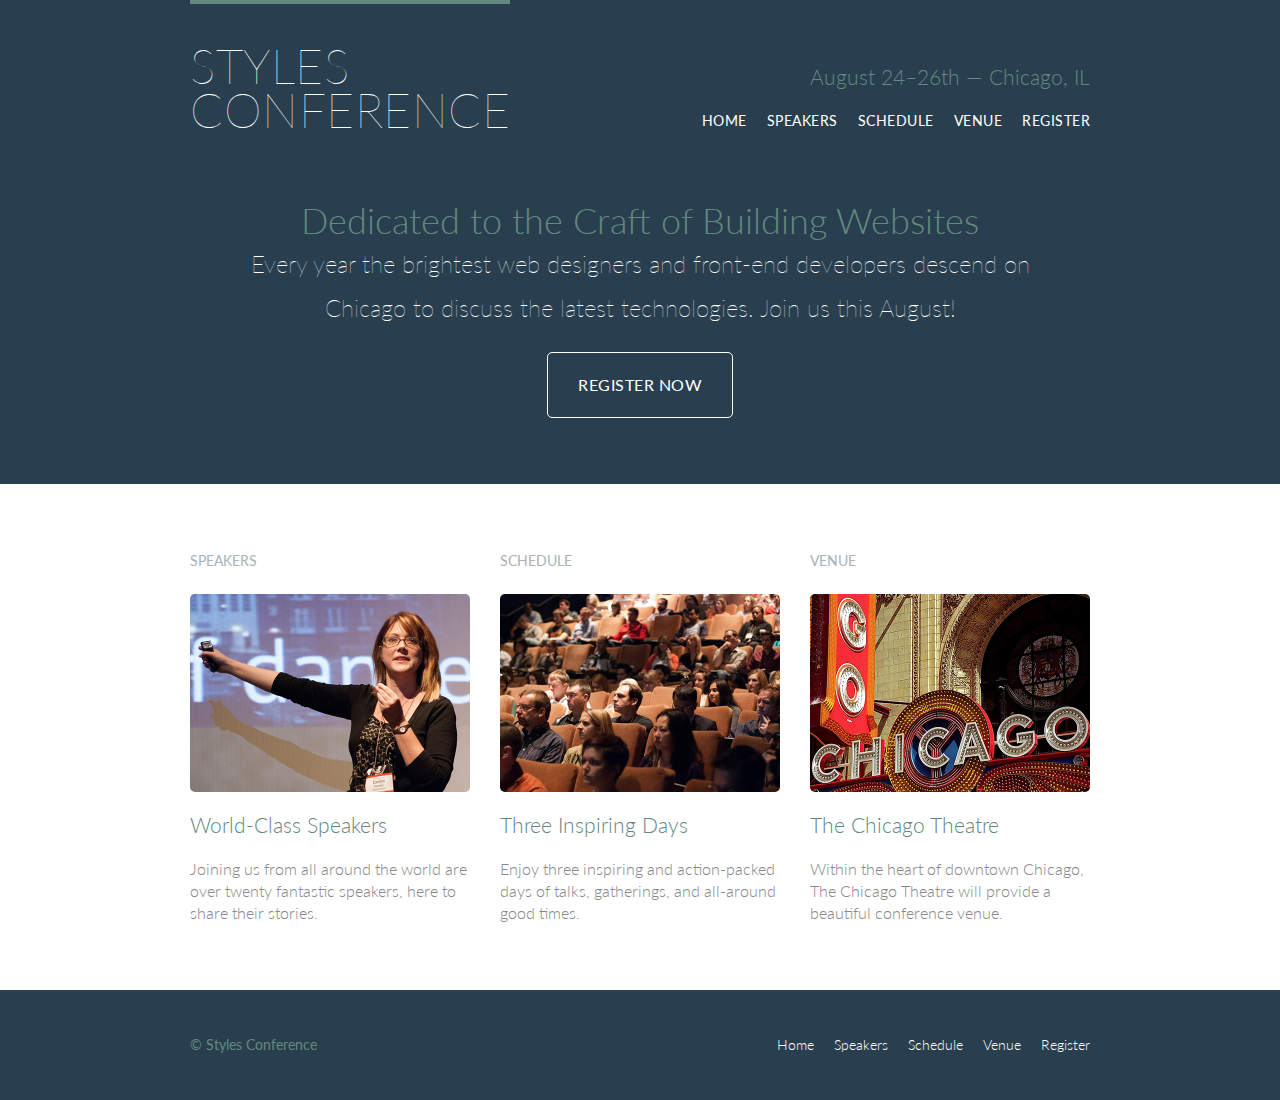
<file: index.html>
<!DOCTYPE html>
<html lang="en">
  <head>
    <meta charset="utf-8">
    <title>Styles Conference</title>
    <link rel="stylesheet" href="assets/stylesheets/main.css">
    <link href="https://fonts.googleapis.com/css?family=Lato:100,300,400" rel="stylesheet">
  </head>
  <body>

    <!-- Header -->

    <header class="primary-header container group">

      <h1 class="logo">
        <a href="index.html">Styles <br> Conference</a>
      </h1>

      <h3 class="tagline">August 24&ndash;26th &mdash; Chicago, IL</h3>

      <nav class="nav primary-nav">
        <ul>
          <li><a href="index.html">Home</a></li><!--
          --><li><a href="speakers.html">Speakers</a></li><!--
          --><li><a href="schedule.html">Schedule</a></li><!--
          --><li><a href="venue.html">Venue</a></li><!--
          --><li><a href="register.html">Register</a></li>
        </ul>
      </nav>

    </header>

    <!-- Hero -->

    <section class="hero container">

      <h2>Dedicated to the Craft of Building Websites</h2>

      <p>Every year the brightest web designers and front-end developers descend on Chicago to discuss the latest technologies. Join us this August!</p>

      <a class="btn btn-alt" href="register.html">Register Now</a>

    </section>

    <!-- Teasers -->

    <section class="row">

      <div class="grid">

        <!-- Speakers -->

        <section class="teaser col-1-3">

          <h5>Speakers</h5>

          <a href="speakers.html">
            <img src="assets/images/home/speakers.jpg" alt="Professional Speaker">
            <h3>World-Class Speakers</h3>
          </a>

          <p>Joining us from all around the world are over twenty fantastic speakers, here to share their stories.</p>

        </section><!--

        Schedule

        --><section class="teaser col-1-3">

          <h5>Schedule</h5>

          <a href="schedule.html">
            <img src="assets/images/home/schedule.jpg">
            <h3>Three Inspiring Days</h3>
          </a>

          <p>Enjoy three inspiring and action-packed days of talks, gatherings, and all-around good times.</p>

        </section><!--

        Venue

        --><section class="teaser col-1-3">

          <h5>Venue</h5>

          <a href="venue.html">
            <img src="assets/images/home/venue.jpg">
            <h3>The Chicago Theatre</h3>
          </a>

          <p>Within the heart of downtown Chicago, The Chicago Theatre will provide a beautiful conference venue.</p>

        </section>

      </div>

    </section>

    <!-- Footer -->

    <footer class="primary-footer container group">

      <small>&copy; Styles Conference</small>

      <nav class="nav">
        <ul>
          <li><a href="index.html">Home</a></li><!--
          --><li><a href="speakers.html">Speakers</a></li><!--
          --><li><a href="schedule.html">Schedule</a></li><!--
          --><li><a href="venue.html">Venue</a></li><!--
          --><li><a href="register.html">Register</a></li>
        </ul>
      </nav>

    </footer>

  </body>
</html>
</file>
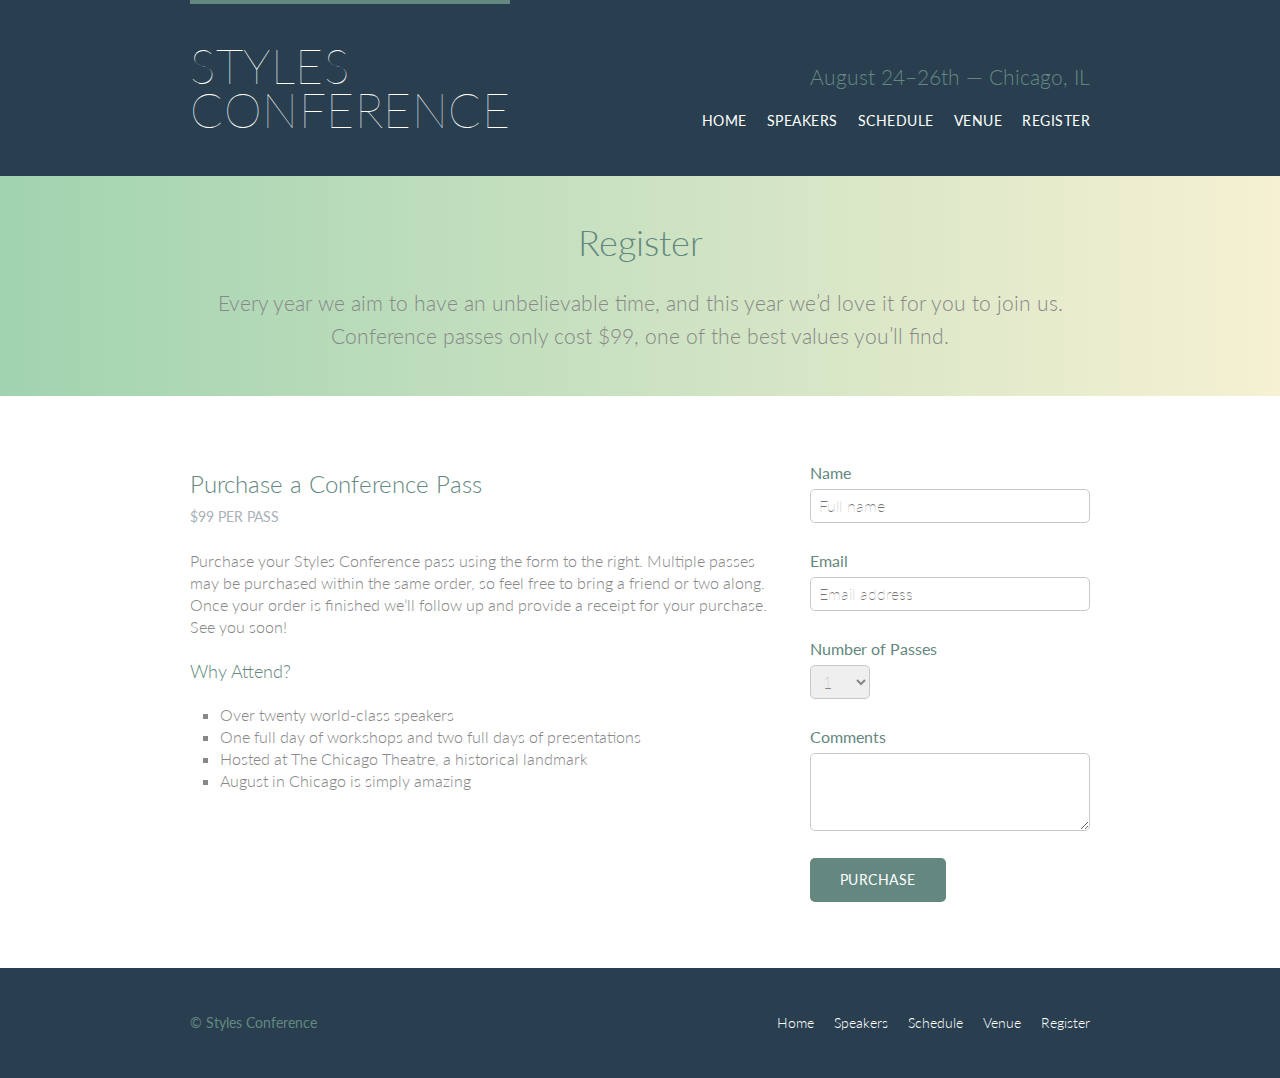
<file: register.html>
<!DOCTYPE html>
<html lang="en">
  <head>
    <meta charset="utf-8">
    <title>Styles Conference</title>
    <link rel="stylesheet" href="assets/stylesheets/main.css">
    <link href="https://fonts.googleapis.com/css?family=Lato:100,300,400" rel="stylesheet">
  </head>
  <body>

    <!-- Header -->

    <header class="primary-header container group">

      <h1 class="logo">
        <a href="index.html">Styles <br> Conference</a>
      </h1>

      <h3 class="tagline">August 24&ndash;26th &mdash; Chicago, IL</h3>

      <nav class="nav primary-nav">
        <ul>
          <li><a href="index.html">Home</a></li><!--
          --><li><a href="speakers.html">Speakers</a></li><!--
          --><li><a href="schedule.html">Schedule</a></li><!--
          --><li><a href="venue.html">Venue</a></li><!--
          --><li><a href="register.html">Register</a></li>
        </ul>
      </nav>

    </header>

    <!-- Lead -->

    <section class="row-alt">

      <div class="lead container">

        <h1>Register</h1>

        <p>Every year we aim to have an unbelievable time, and this year we&#8217;d love it for you to join us. Conference passes only cost $99, one of the best values you&#8217;ll find.</p>

      </div>

    </section>

    <!-- Main Content -->

    <section class="row">
      <div class="grid">

        <!-- Details -->

        <section class="col-2-3">

          <h2>Purchase a Conference Pass</h2>
          <h5>$99 per Pass</h5>

          <p>Purchase your Styles Conference pass using the form to the right. Multiple passes may be purchased within the same order, so feel free to bring a friend or two along. Once your order is finished we&#8217;ll follow up and provide a receipt for your purchase. See you soon!</p>

          <h4>Why Attend?</h4>

          <ul class="why-attend">
            <li>Over twenty world-class speakers</li>
            <li>One full day of workshops and two full days of presentations</li>
            <li>Hosted at The Chicago Theatre, a historical landmark</li>
            <li>August in Chicago is simply amazing</li>
          </ul>

        </section><!--

        Registration form

        --><form class="col-1-3" action="#" method="post">

              <fieldset class="register-group">

                <label>
                  Name
                  <input type="text" name="name" placeholder="Full name" required>
                </label>

                <label>
                  Email
                  <input type="text" name="email" placeholder="Email address" required>
                </label>

                <label>
                  Number of Passes
                  <select name="quantity" required>
                    <option value="1" selected>1</option>
                    <option value="2">2</option>
                    <option value="3">3</option>
                    <option value="4">4</option>
                    <option value="5">5</option>
                  </select>
                </label>

                <label>
                  Comments
                  <textarea name="comments"></textarea>
                </label>

              </fieldset>

              <input class="btn btn-default" type="submit" name="submit" value="Purchase">

        </form>

      </div>
    </section>

    <!-- Footer -->

    <footer class="primary-footer container group">

      <small>&copy; Styles Conference</small>

      <nav class="nav">
        <ul>
          <li><a href="index.html">Home</a></li><!--
          --><li><a href="speakers.html">Speakers</a></li><!--
          --><li><a href="schedule.html">Schedule</a></li><!--
          --><li><a href="venue.html">Venue</a></li><!--
          --><li><a href="register.html">Register</a></li>
        </ul>
      </nav>

    </footer>

  </body>
</html>
</file>
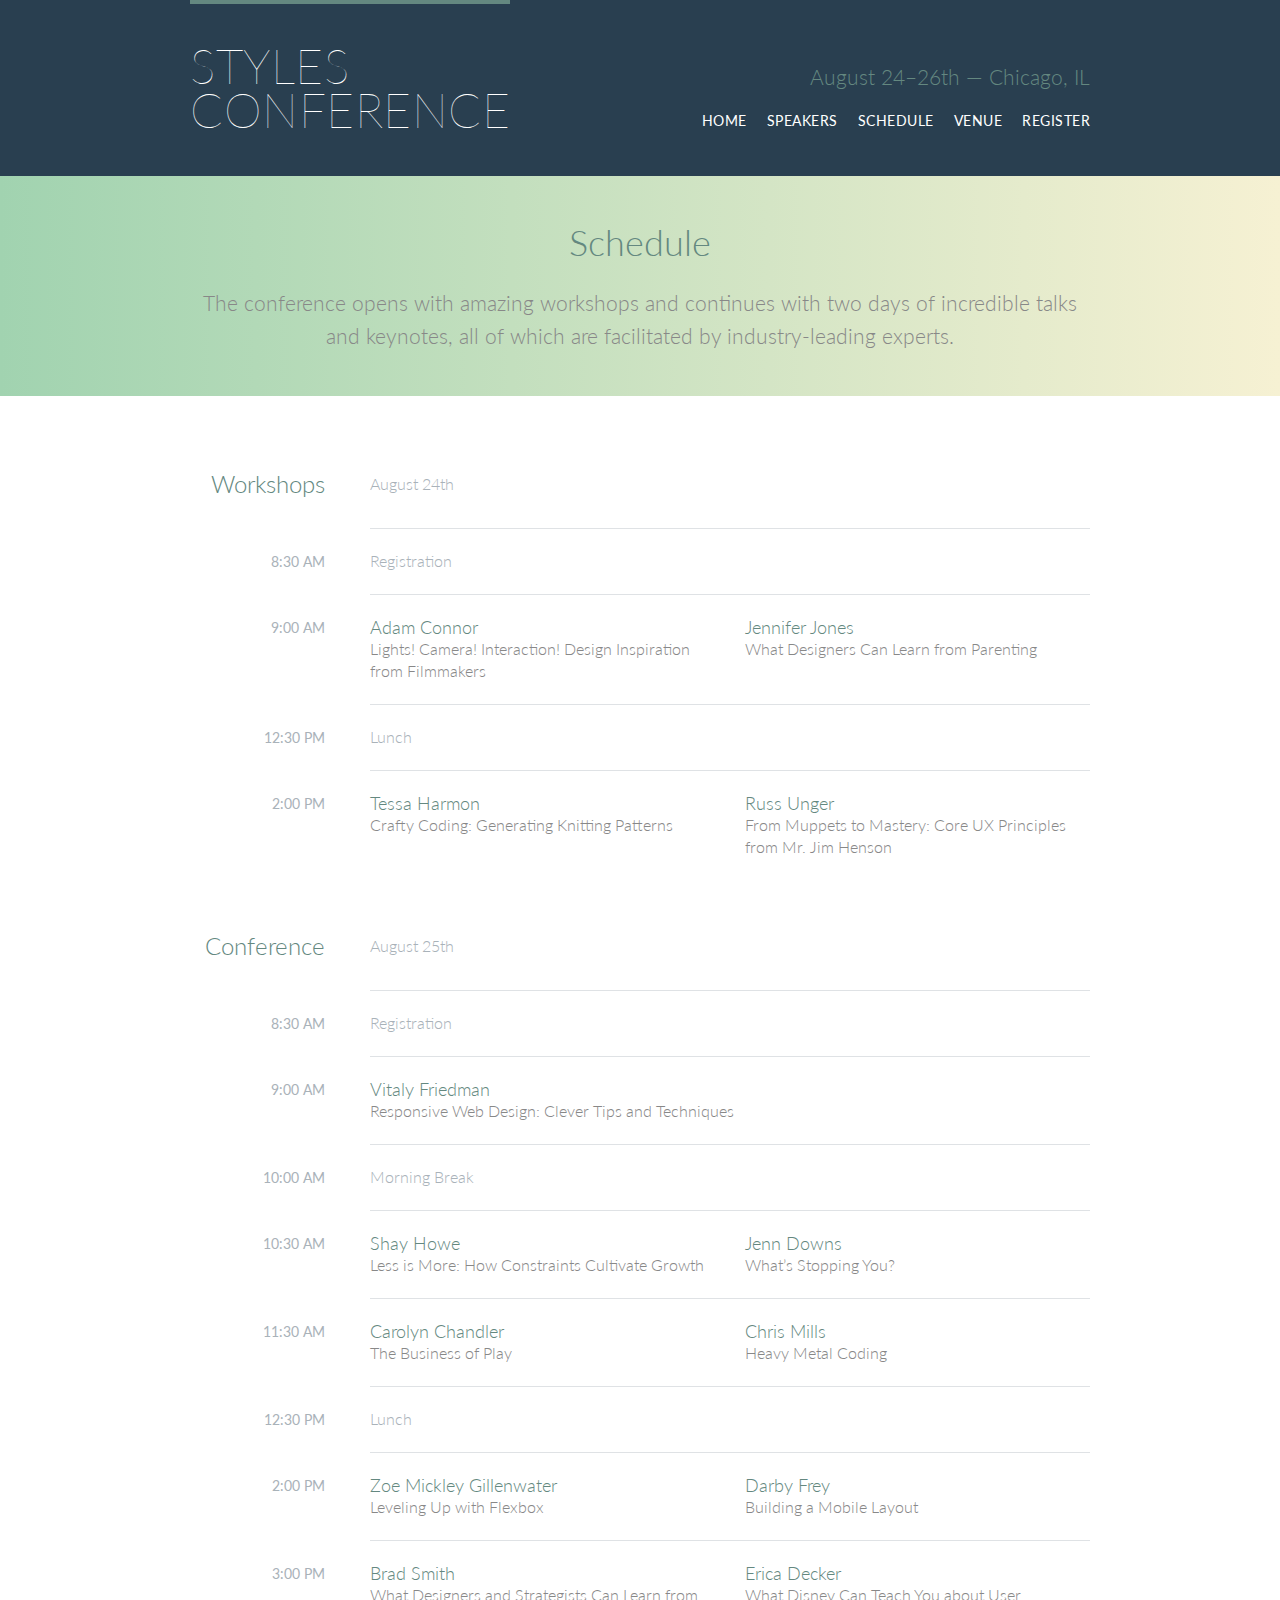
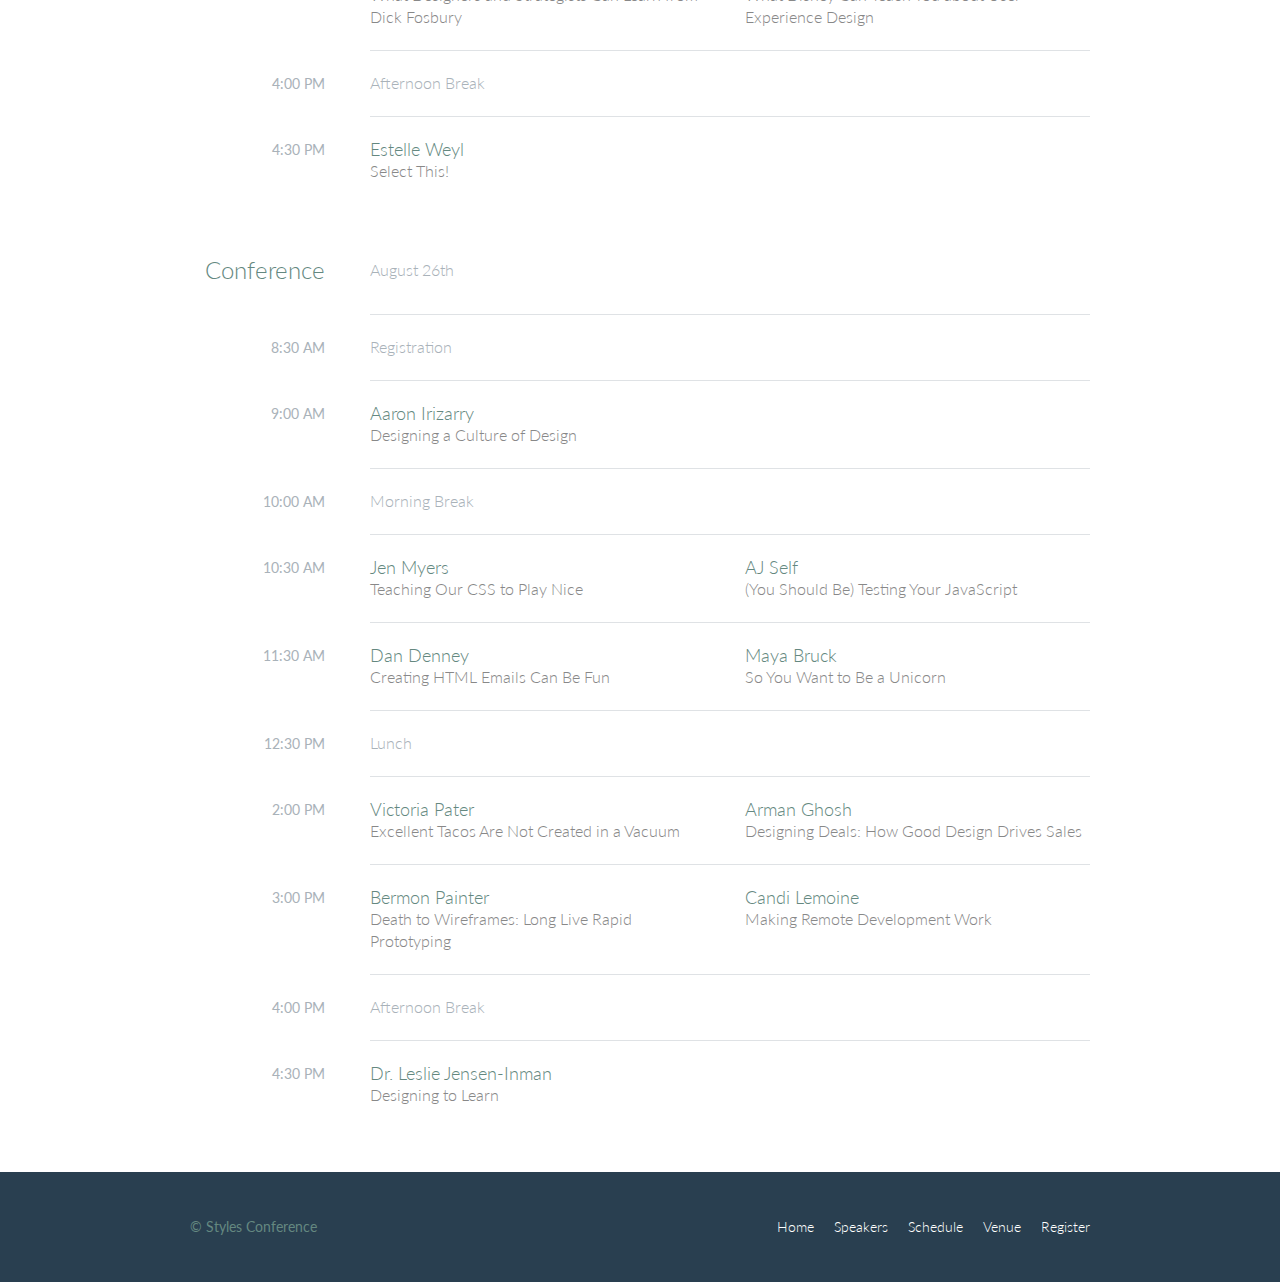
<file: schedule.html>
<!DOCTYPE html>
<html lang="en">
  <head>
    <meta charset="utf-8">
    <title>Styles Conference</title>
    <link rel="stylesheet" href="assets/stylesheets/main.css">
    <link href="https://fonts.googleapis.com/css?family=Lato:100,300,400" rel="stylesheet">
  </head>
  <body>

    <!-- Header -->

    <header class="primary-header container group">

      <h1 class="logo">
        <a href="index.html">Styles <br> Conference</a>
      </h1>

      <h3 class="tagline">August 24&ndash;26th &mdash; Chicago, IL</h3>

      <nav class="nav primary-nav">
        <ul>
          <li><a href="index.html">Home</a></li><!--
          --><li><a href="speakers.html">Speakers</a></li><!--
          --><li><a href="schedule.html">Schedule</a></li><!--
          --><li><a href="venue.html">Venue</a></li><!--
          --><li><a href="register.html">Register</a></li>
        </ul>
      </nav>

    </header>

    <!-- Lead -->

    <section class="row-alt">

      <div class="lead container">

        <h1>Schedule</h1>

        <p>The conference opens with amazing workshops and continues with two days of incredible talks and keynotes, all of which are facilitated by industry-leading experts.</p>

      </div>

    </section>

    <!-- Main Content -->

    <section class="row">
      <div class="container">

      <!-- Workshops -->

      <table>
        <thead>
          <tr>
            <th scope="row">
              Workshops
            </th>
            <td class="schedule-offset" colspan="2">
              August 24th
            </td>
          </tr>
        </thead>
        <tbody>
          <tr>
            <th scope="row">
              <time datetime="08:30:00">8:30 AM</time>
            </th>
            <td class="schedule-offset" colspan="2">
              Registration
            </td>
          </tr>
          <tr>
            <th scope="row">
              <time datetime="09:00:00">9:00 AM</time>
            </th>
            <td>
              <a href="speakers.html#adam-connor">
                <h4>Adam Connor</h4>
                Lights! Camera! Interaction! Design Inspiration from Filmmakers
              </a>
            </td>
            <td>
              <a href="speakers.html#jennifer-jones">
                <h4>Jennifer Jones</h4>
                What Designers Can Learn from Parenting
              </a>
            </td>
          </tr>
          <tr>
            <th scope="row">
              <time datetime="12:30:00">12:30 PM</time>
            </th>
            <td class="schedule-offset" colspan="2">
              Lunch
            </td>
          </tr>
          <tr>
            <th scope="row">
              <time datetime="14:00:00">2:00 PM</time>
            </th>
            <td>
              <a href="speakers.html#tessa-harmon">
                <h4>Tessa Harmon</h4>
                Crafty Coding: Generating Knitting Patterns
              </a>
            </td>
            <td>
              <a href="speakers.html#russ-unger">
                <h4>Russ Unger</h4>
                From Muppets to Mastery: Core UX Principles from Mr. Jim Henson
              </a>
            </td>
          </tr>
        </tbody>
      </table>

      <!-- Conference -->

      <table>
          <thead>
            <tr>
              <th scope="row">
                Conference
              </th>
              <td class="schedule-offset" colspan="2">
                August 25th
              </td>
            </tr>
          </thead>
          <tbody>
            <tr>
              <th scope="row">
                <time datetime="08:30:00">8:30 AM</time>
              </th>
              <td class="schedule-offset" colspan="2">
                Registration
              </td>
            </tr>
            <tr>
              <th scope="row">
                <time datetime="09:00:00">9:00 AM</time>
              </th>
              <td colspan="2">
                <a href="speakers.html#vitaly-friedman">
                  <h4>Vitaly Friedman</h4>
                  Responsive Web Design: Clever Tips and Techniques
                </a>
              </td>
            </tr>
            <tr>
              <th scope="row">
                <time datetime="10:00:00">10:00 AM</time>
              </th>
              <td class="schedule-offset" colspan="2">
                Morning Break
              </td>
            </tr>
            <tr>
              <th scope="row">
                <time datetime="10:30:00">10:30 AM</time>
              </th>
              <td>
                <a href="speakers.html#shay-howe">
                  <h4>Shay Howe</h4>
                  Less is More: How Constraints Cultivate Growth
                </a>
              </td>
              <td>
                <a href="speakers.html#jenn-downs">
                  <h4>Jenn Downs</h4>
                  What&#8217;s Stopping You?
                </a>
              </td>
            </tr>
            <tr>
              <th scope="row">
                <time datetime="11:30:00">11:30 AM</time>
              </th>
              <td>
                <a href="speakers.html#carolyn-chandler">
                  <h4>Carolyn Chandler</h4>
                  The Business of Play
                </a>
              </td>
              <td>
                <a href="speakers.html#chris-mills">
                  <h4>Chris Mills</h4>
                  Heavy Metal Coding
                </a>
              </td>
            </tr>
            <tr>
              <th scope="row">
                <time datetime="12:30:00">12:30 PM</time>
              </th>
              <td class="schedule-offset" colspan="2">
                Lunch
              </td>
            </tr>
            <tr>
              <th scope="row">
                <time datetime="14:00">2:00 PM</time>
              </th>
              <td>
                <a href="speakers.html#zoe-mickley-gillenwater">
                  <h4>Zoe Mickley Gillenwater</h4>
                  Leveling Up with Flexbox
                </a>
              </td>
              <td>
                <a href="speakers.html#darby-frey">
                  <h4>Darby Frey</h4>
                  Building a Mobile Layout
                </a>
              </td>
            </tr>
            <tr>
              <th scope="row">
                <time datetime="15:00:00">3:00 PM</time>
              </th>
              <td>
                <a href="speakers.html#brad-smith">
                  <h4>Brad Smith</h4>
                  What Designers and Strategists Can Learn from Dick Fosbury
                </a>
              </td>
              <td>
                <a href="speakers.html#erica-decker">
                  <h4>Erica Decker</h4>
                  What Disney Can Teach You about User Experience Design
                </a>
              </td>
            </tr>
            <tr>
              <th scope="row">
                <time datetime="16:00:00">4:00 PM</time>
              </th>
              <td class="schedule-offset" colspan="2">
                Afternoon Break
              </td>
            </tr>
            <tr>
              <th scope="row">
                <time datetime="16:30:00">4:30 PM</time>
              </th>
              <td colspan="2">
                <a href="speakers.html#estelle-weyl">
                  <h4>Estelle Weyl</h4>
                  Select This!
                </a>
              </td>
            </tr>
          </tbody>
        </table>

        <!-- Conference -->

        <table>
          <thead>
            <tr>
              <th scope="row">
                Conference
              </th>
              <td class="schedule-offset" colspan="2">
                August 26th
              </td>
            </tr>
          </thead>
          <tbody>
            <tr>
              <th scope="row">
                <time datetime="08:30:00">8:30 AM</time>
              </th>
              <td class="schedule-offset" colspan="2">
                Registration
              </td>
            </tr>
            <tr>
              <th scope="row">
                <time datetime="09:00:00">9:00 AM</time>
              </th>
              <td colspan="2">
                <a href="speakers.html#aaron-irizarry">
                  <h4>Aaron Irizarry</h4>
                  Designing a Culture of Design
                </a>
              </td>
            </tr>
            <tr>
              <th scope="row">
                <time datetime="10:00:00">10:00 AM</time>
              </th>
              <td class="schedule-offset" colspan="2">
                Morning Break
              </td>
            </tr>
            <tr>
              <th scope="row">
                <time datetime="10:30:00">10:30 AM</time>
              </th>
              <td>
                <a href="speakers.html#jen-myers">
                  <h4>Jen Myers</h4>
                  Teaching Our CSS to Play Nice
                </a>
              </td>
              <td>
                <a href="speakers.html#aj-self">
                  <h4>AJ Self</h4>
                  (You Should Be) Testing Your JavaScript
                </a>
              </td>
            </tr>
            <tr>
              <th scope="row">
                <time datetime="11:30:00">11:30 AM</time>
              </th>
              <td>
                <a href="speakers.html#dan-denney">
                  <h4>Dan Denney</h4>
                  Creating HTML Emails Can Be Fun
                </a>
              </td>
              <td>
                <a href="speakers.html#maya-bruck">
                  <h4>Maya Bruck</h4>
                  So You Want to Be a Unicorn
                </a>
              </td>
            </tr>
            <tr>
              <th scope="row">
                <time datetime="12:30:00">12:30 PM</time>
              </th>
              <td class="schedule-offset" colspan="2">
                Lunch
              </td>
            </tr>
            <tr>
              <th scope="row">
                <time datetime="14:00">2:00 PM</time>
              </th>
              <td>
                <a href="speakers.html#victoria-pater">
                  <h4>Victoria Pater</h4>
                  Excellent Tacos Are Not Created in a Vacuum
                </a>
              </td>
              <td>
                <a href="speakers.html#arman-ghosh">
                  <h4>Arman Ghosh</h4>
                  Designing Deals: How Good Design Drives Sales
                </a>
              </td>
            </tr>
            <tr>
              <th scope="row">
                <time datetime="15:00:00">3:00 PM</time>
              </th>
              <td>
                <a href="speakers.html#bermon-painter">
                  <h4>Bermon Painter</h4>
                  Death to Wireframes: Long Live Rapid Prototyping
                </a>
              </td>
              <td>
                <a href="speakers.html#candi-lemoine">
                  <h4>Candi Lemoine</h4>
                  Making Remote Development Work
                </a>
              </td>
            </tr>
            <tr>
              <th scope="row">
                <time datetime="16:00:00">4:00 PM</time>
              </th>
              <td class="schedule-offset" colspan="2">
                Afternoon Break
              </td>
            </tr>
            <tr>
              <th scope="row">
                <time datetime="16:30:00">4:30 PM</time>
              </th>
              <td colspan="2">
                <a href="speakers.html#leslie-jensen-inman">
                  <h4>Dr. Leslie Jensen-Inman</h4>
                  Designing to Learn
                </a>
              </td>
            </tr>
          </tbody>
        </table>

      </div>
    </section>

    <!-- Footer -->

    <footer class="primary-footer container group">

      <small>&copy; Styles Conference</small>

      <nav class="nav">
        <ul>
          <li><a href="index.html">Home</a></li><!--
          --><li><a href="speakers.html">Speakers</a></li><!--
          --><li><a href="schedule.html">Schedule</a></li><!--
          --><li><a href="venue.html">Venue</a></li><!--
          --><li><a href="register.html">Register</a></li>
        </ul>
      </nav>

    </footer>

  </body>
</html>
</file>
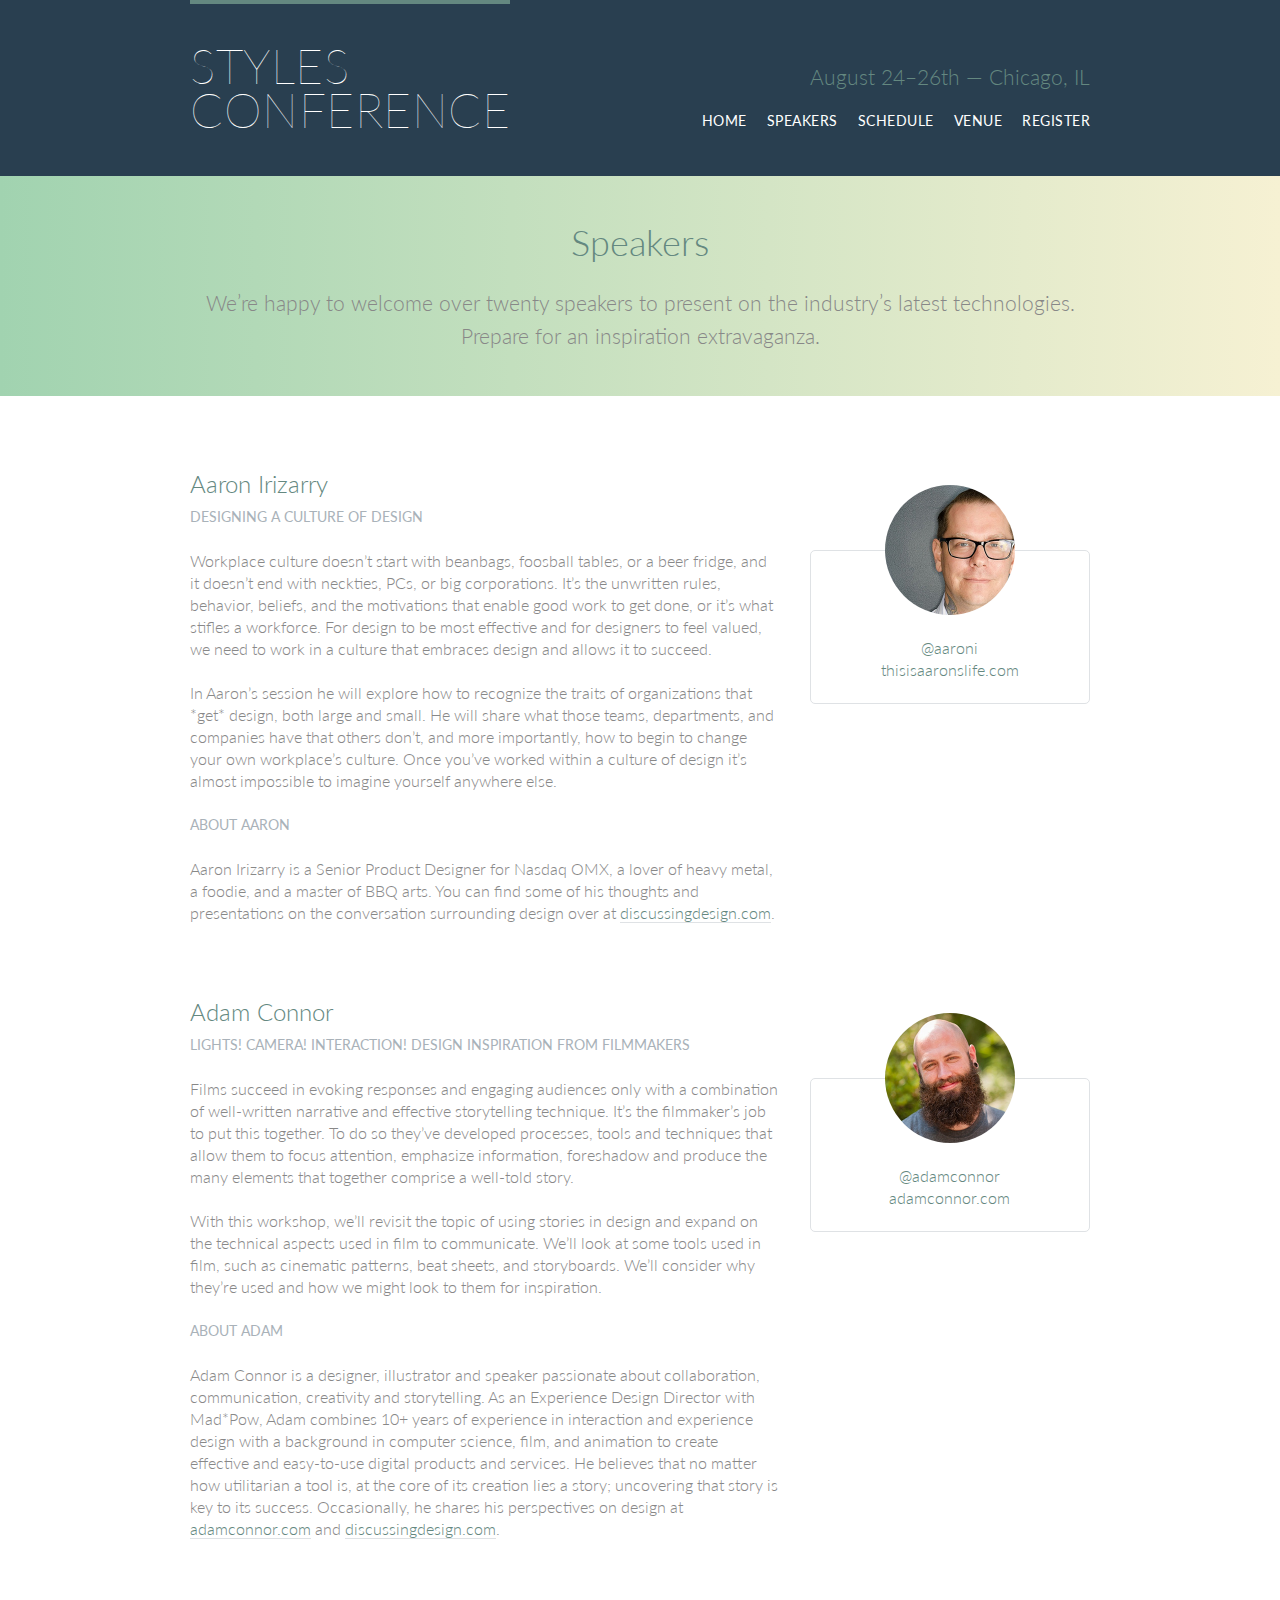
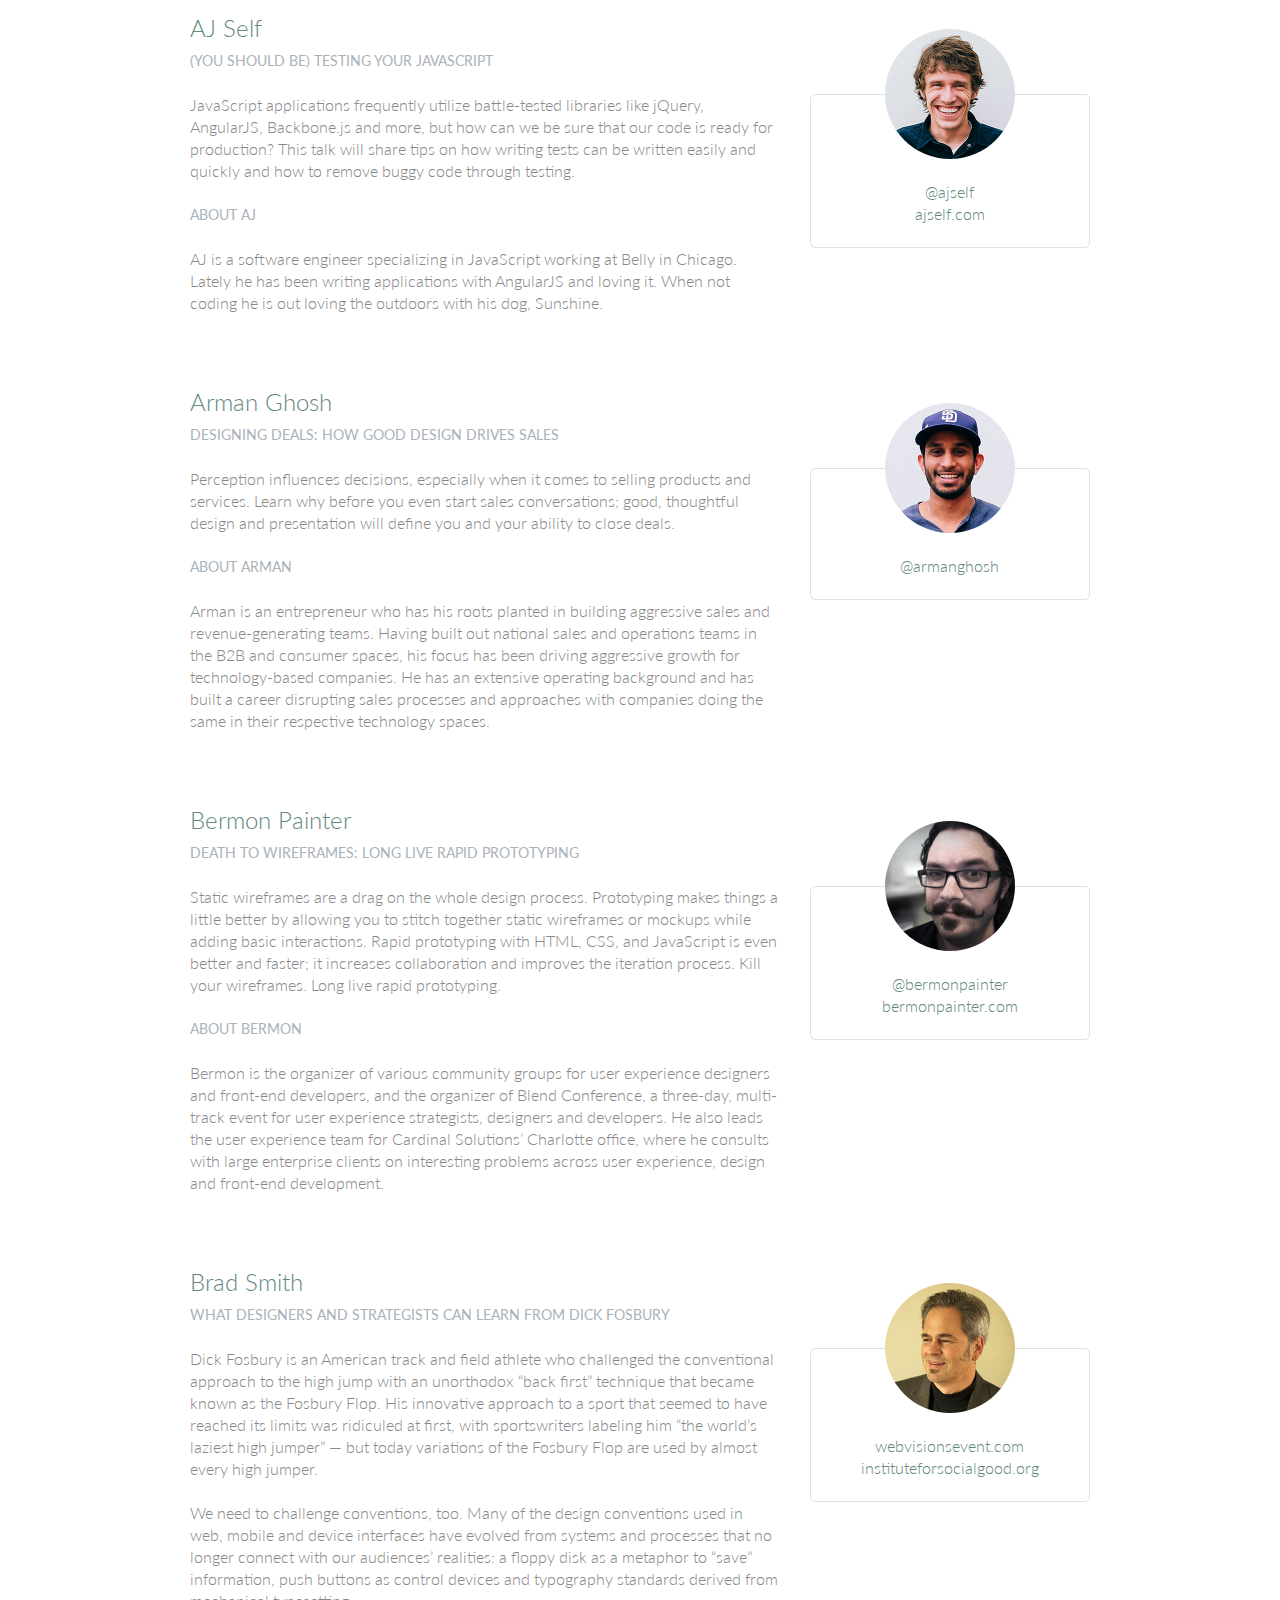
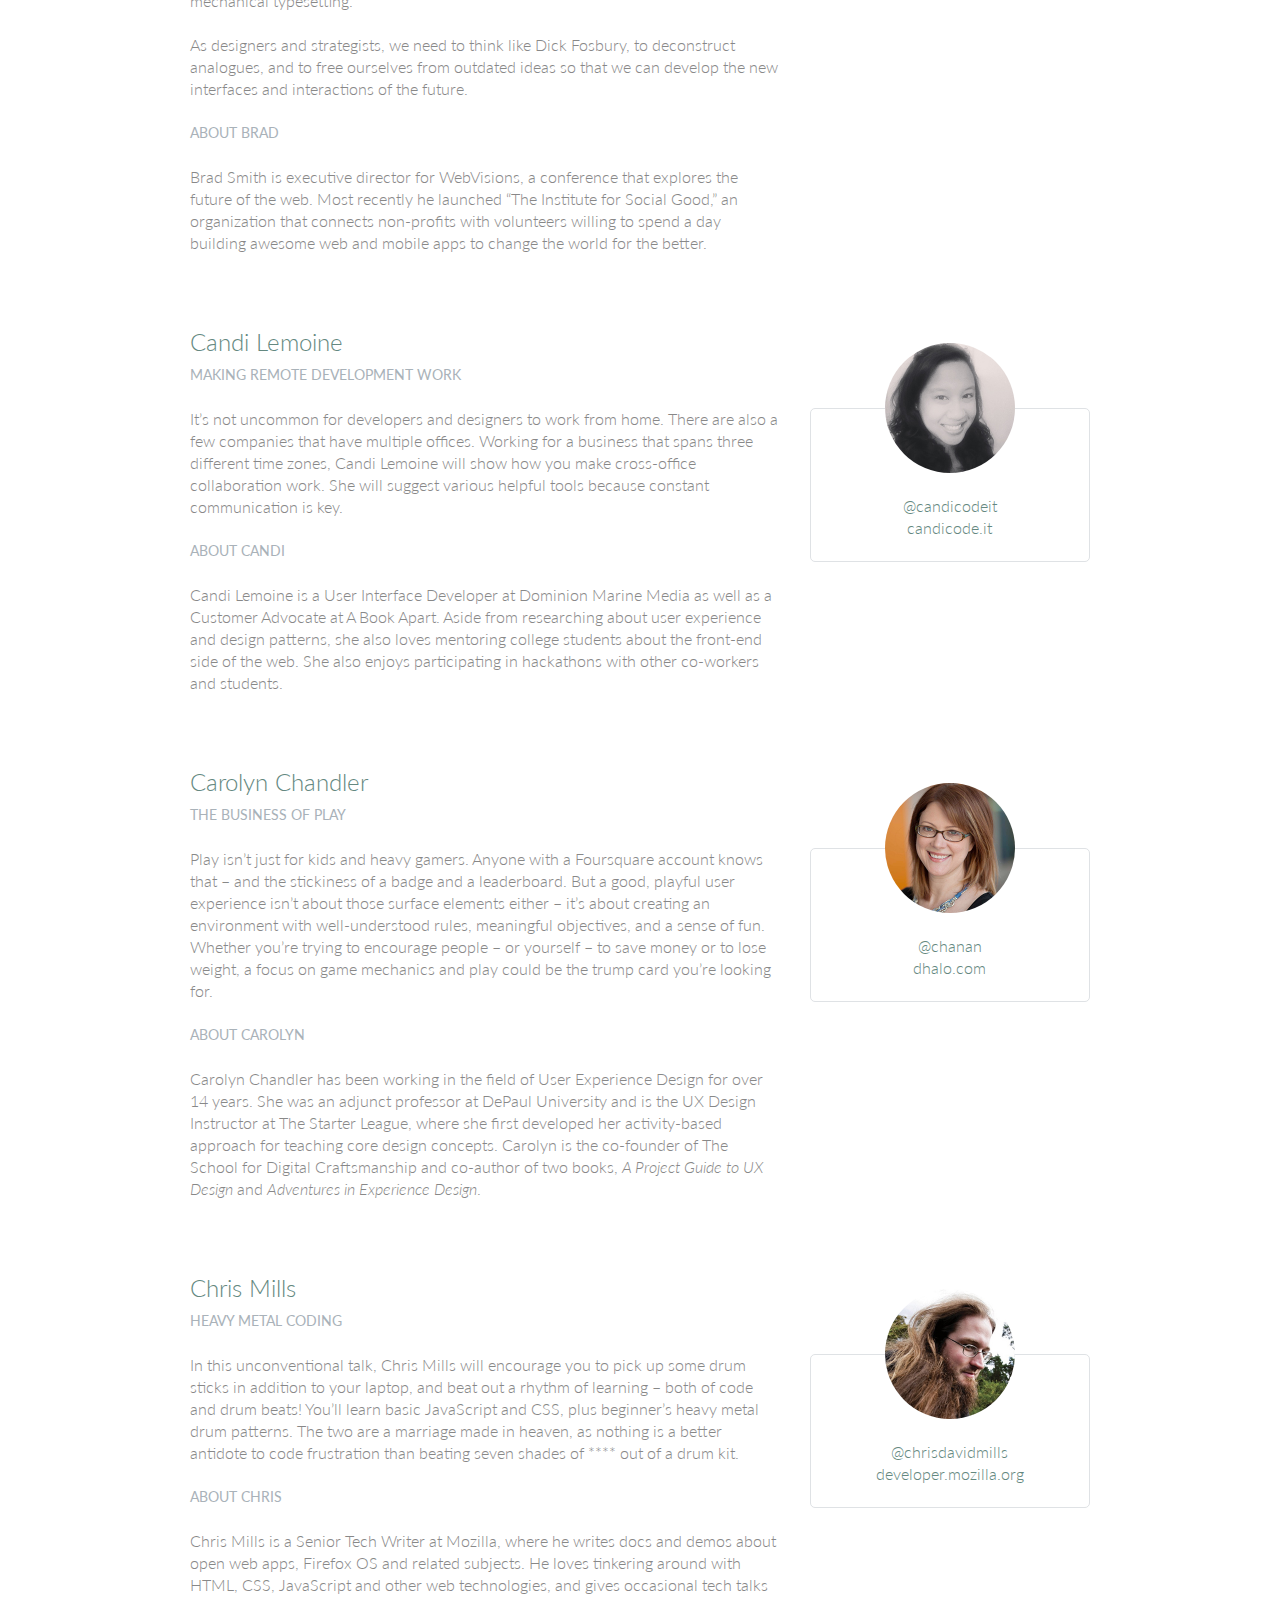
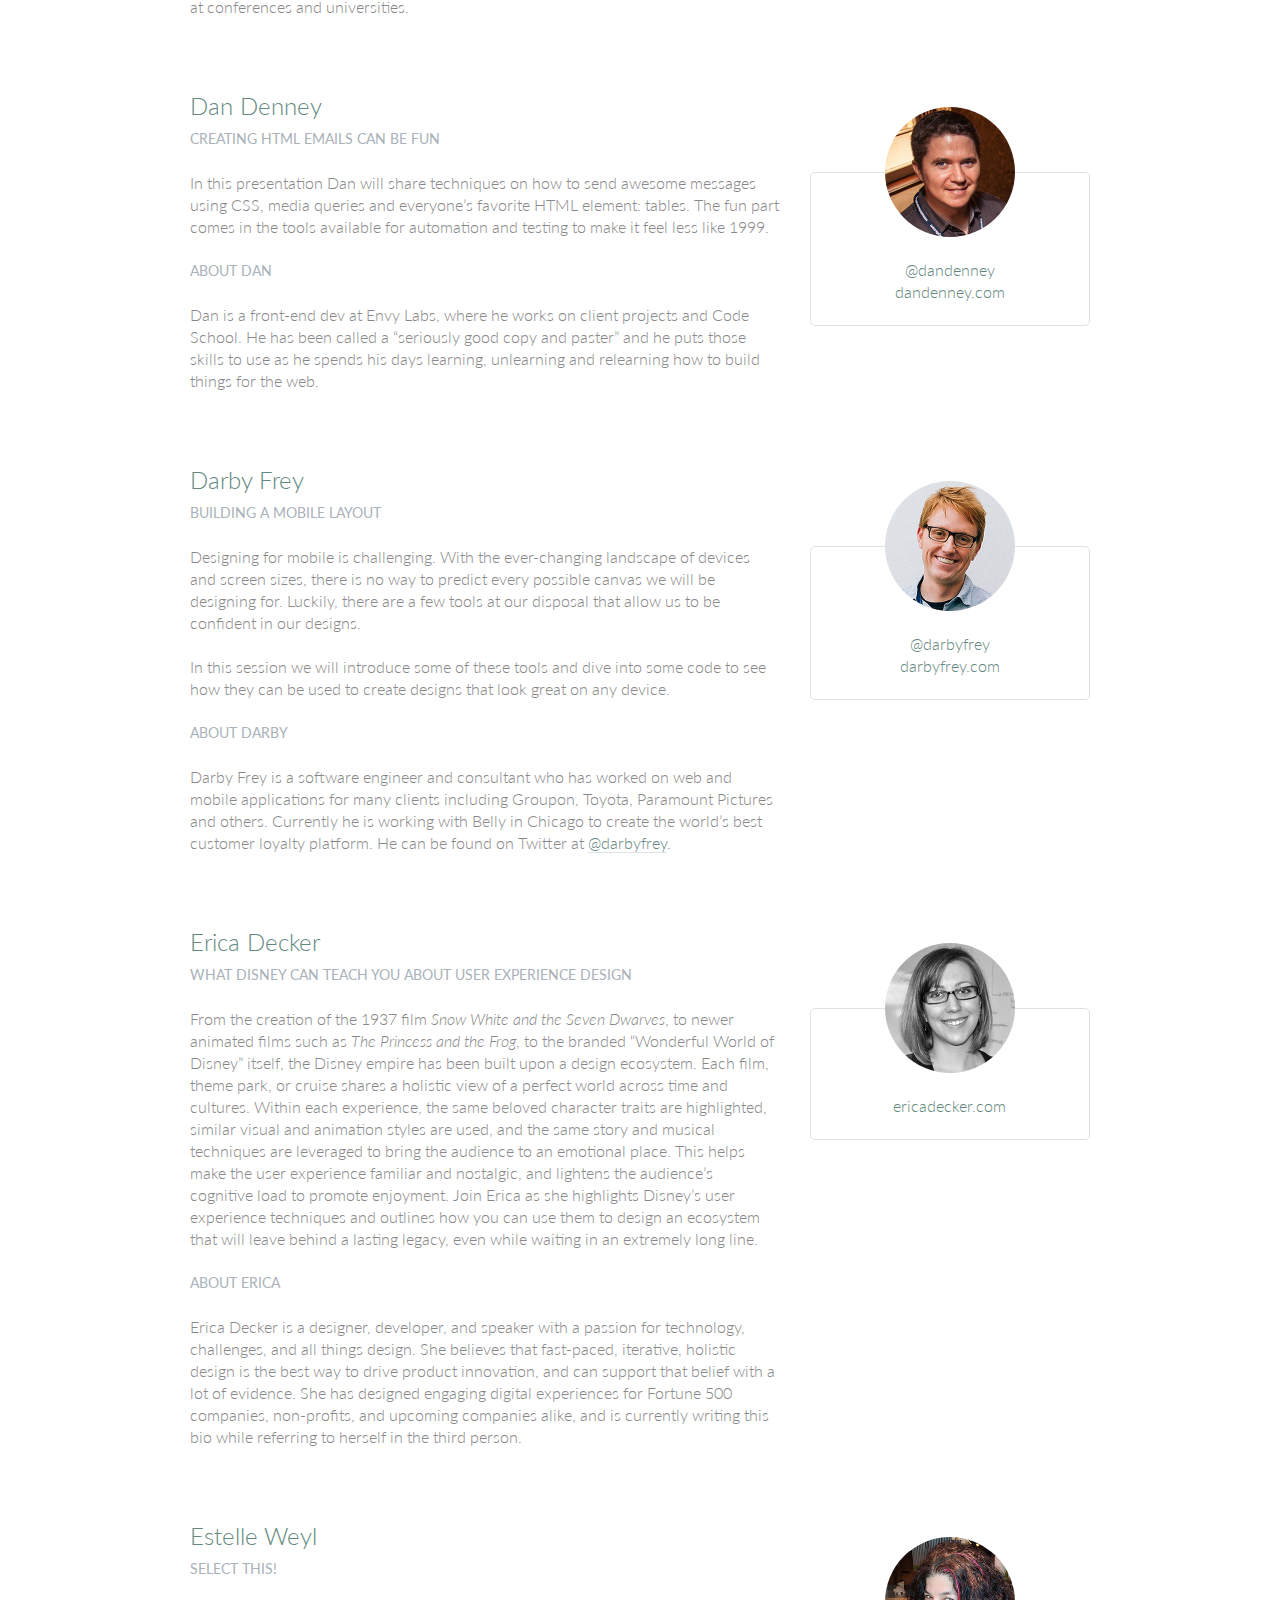
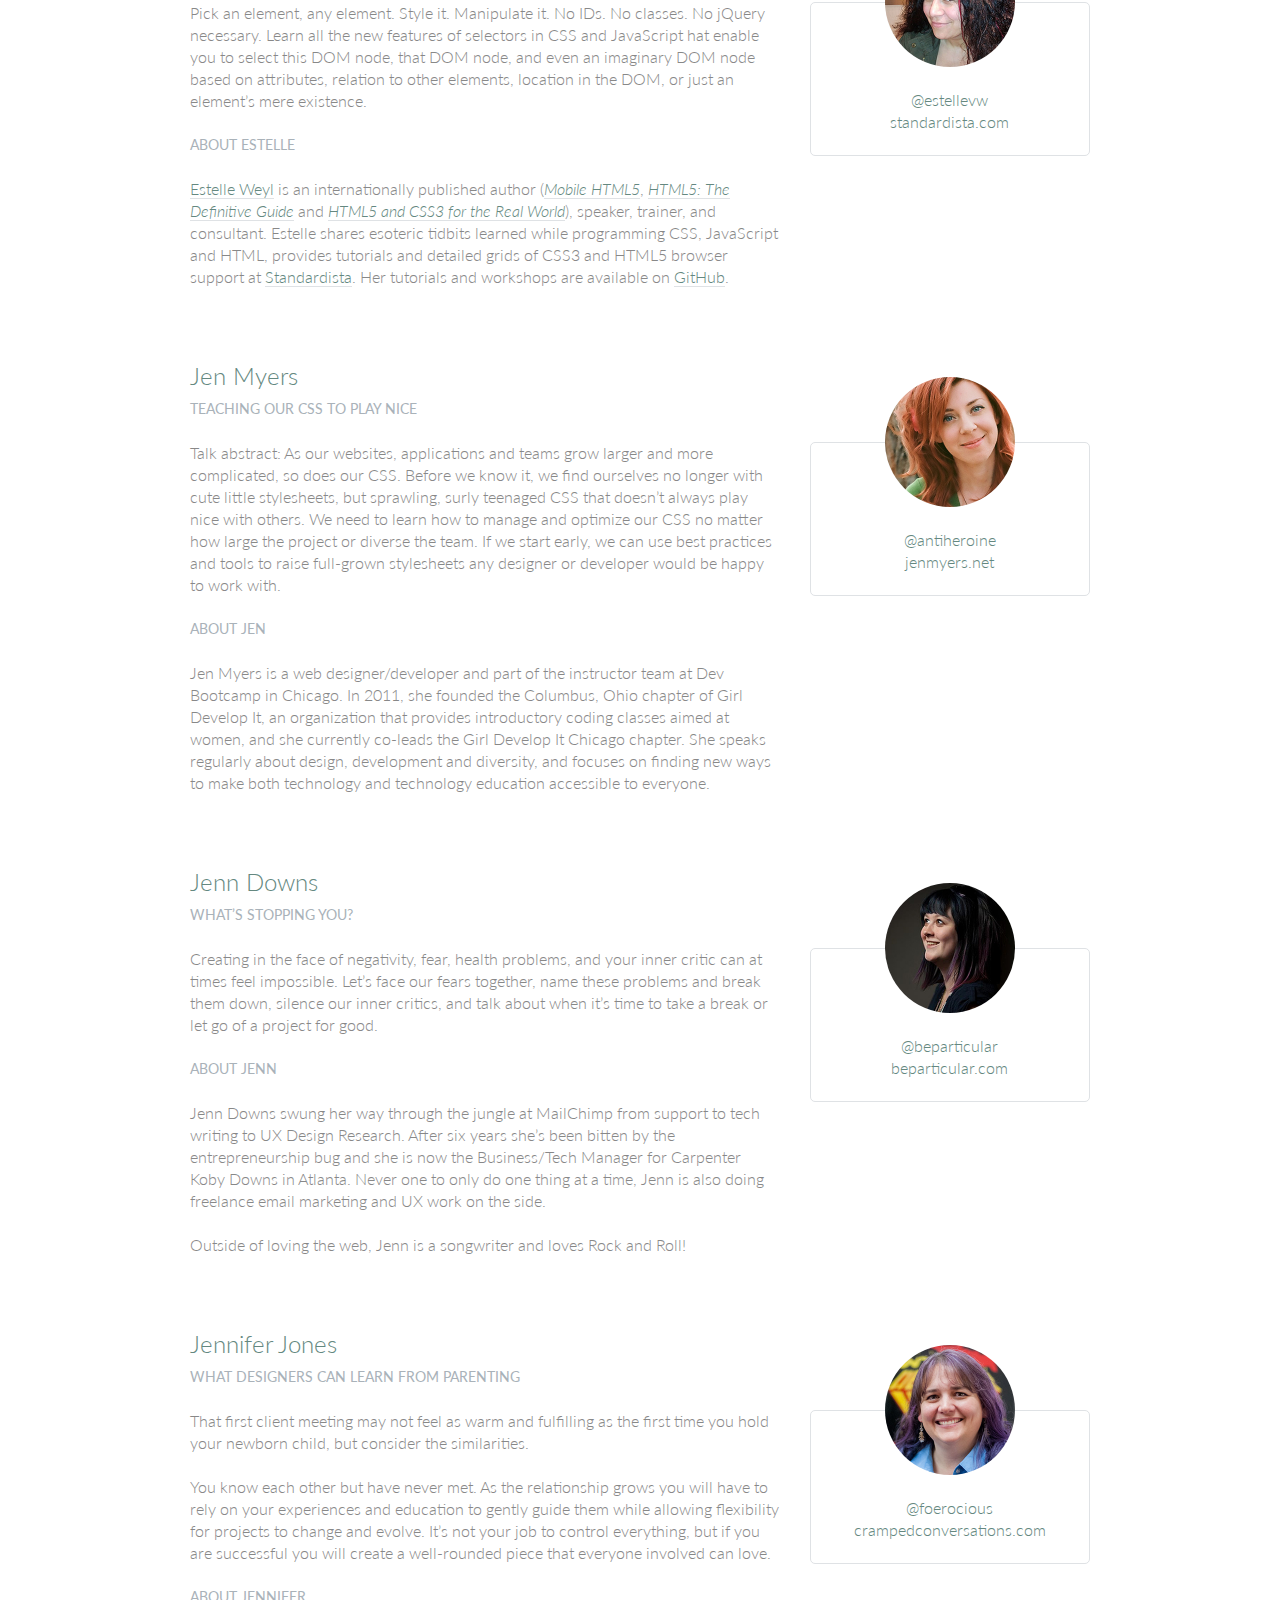
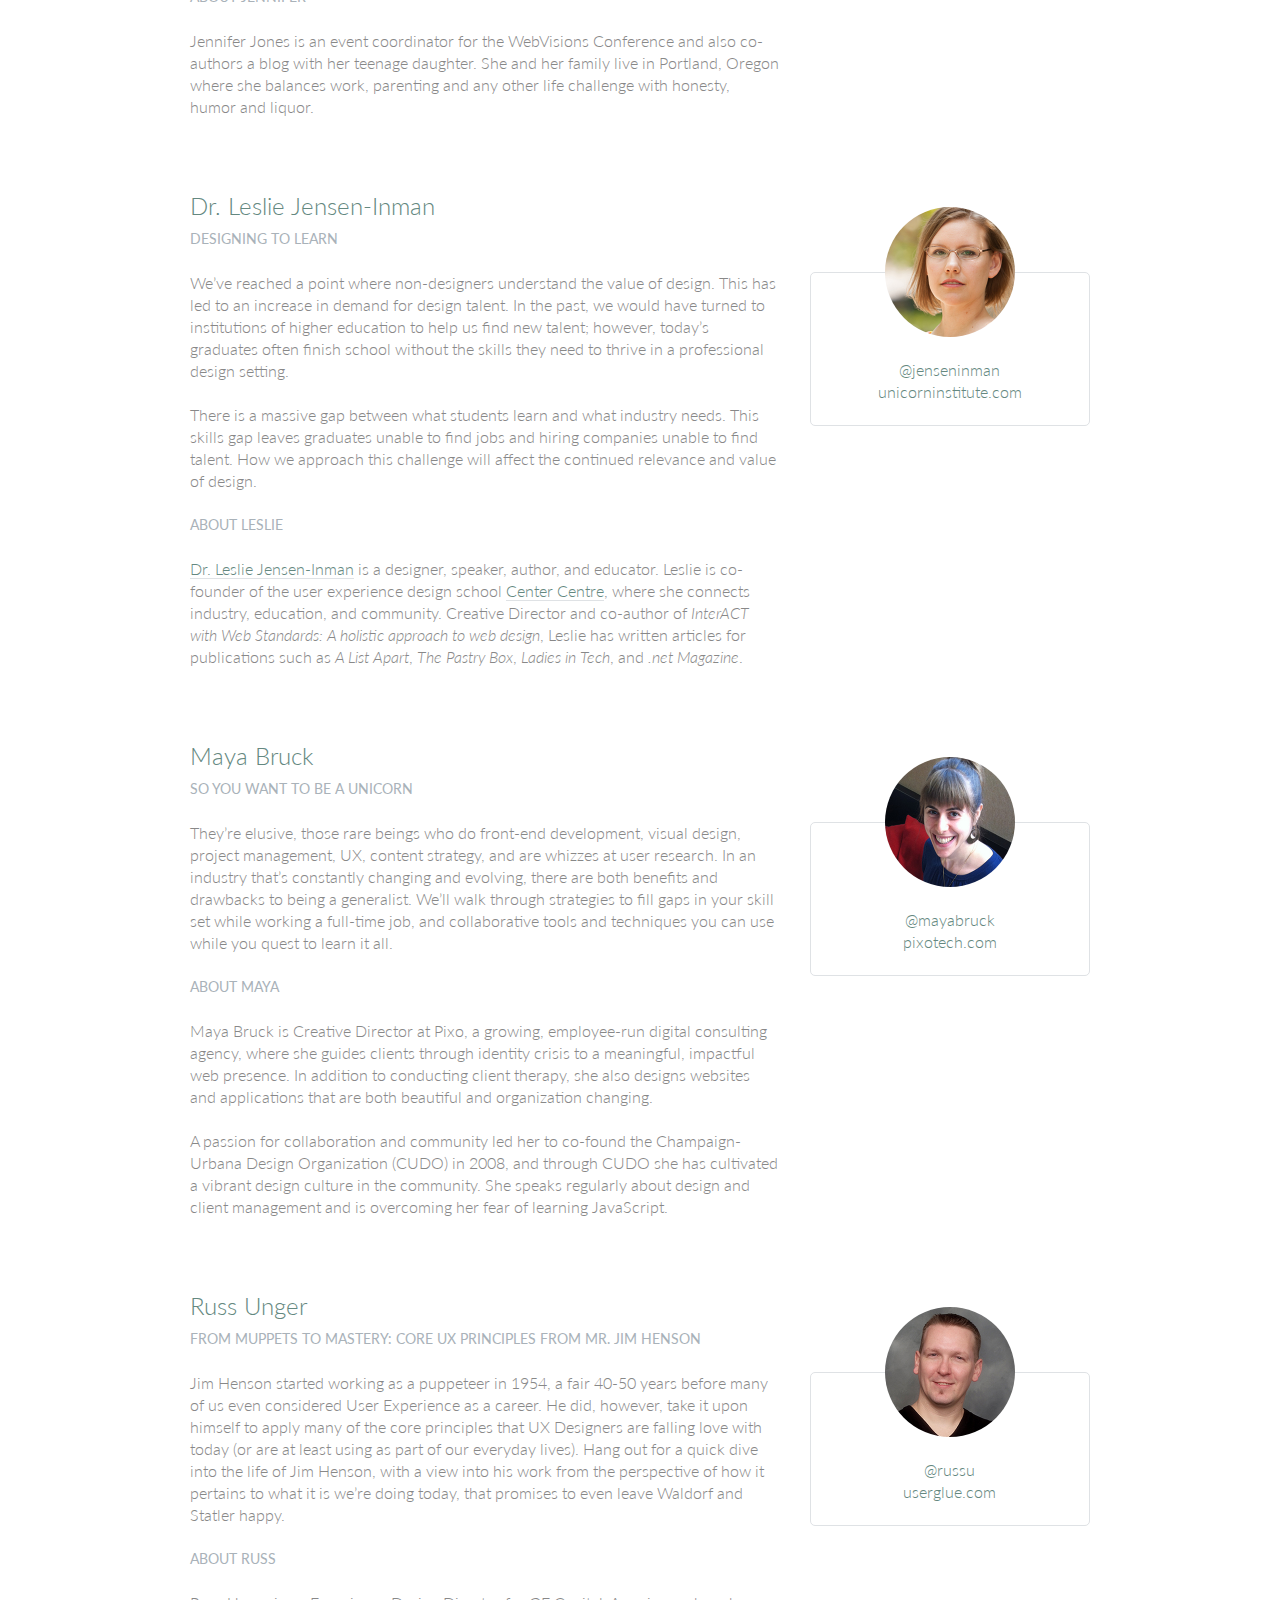
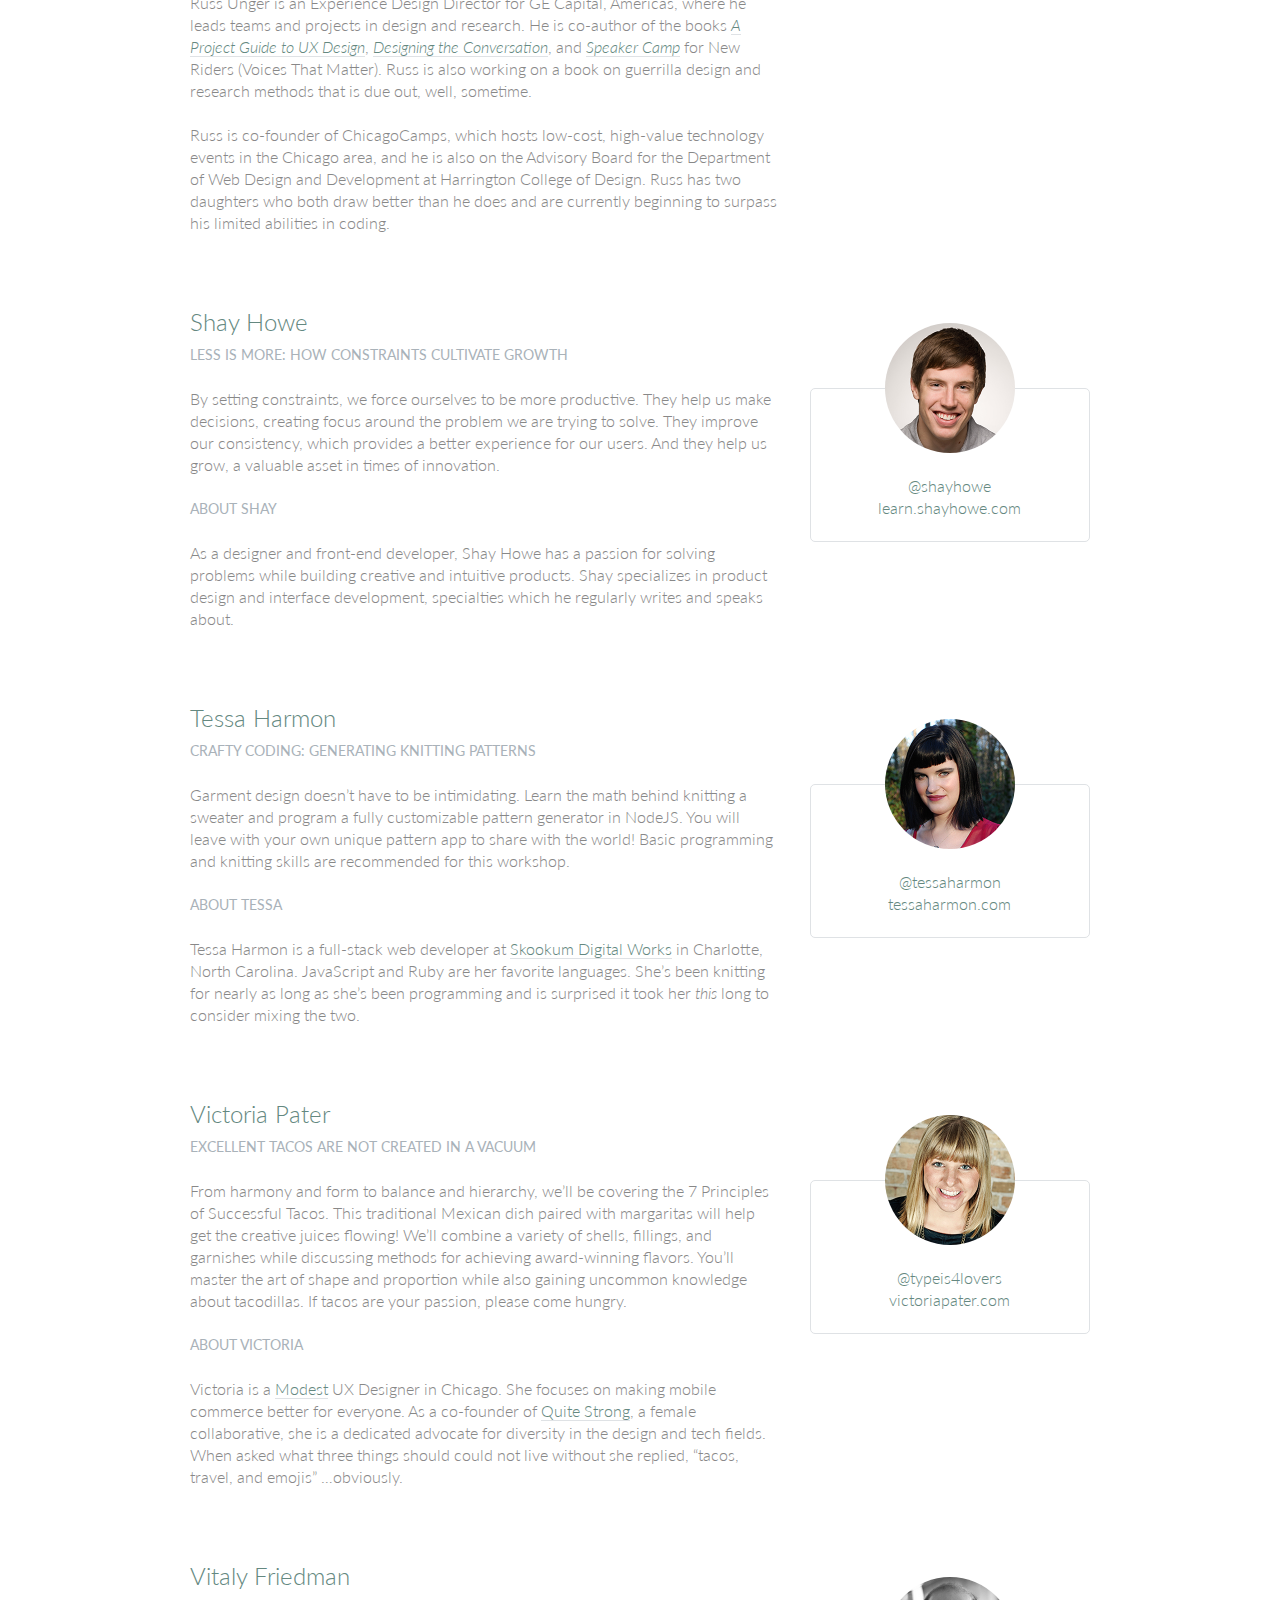
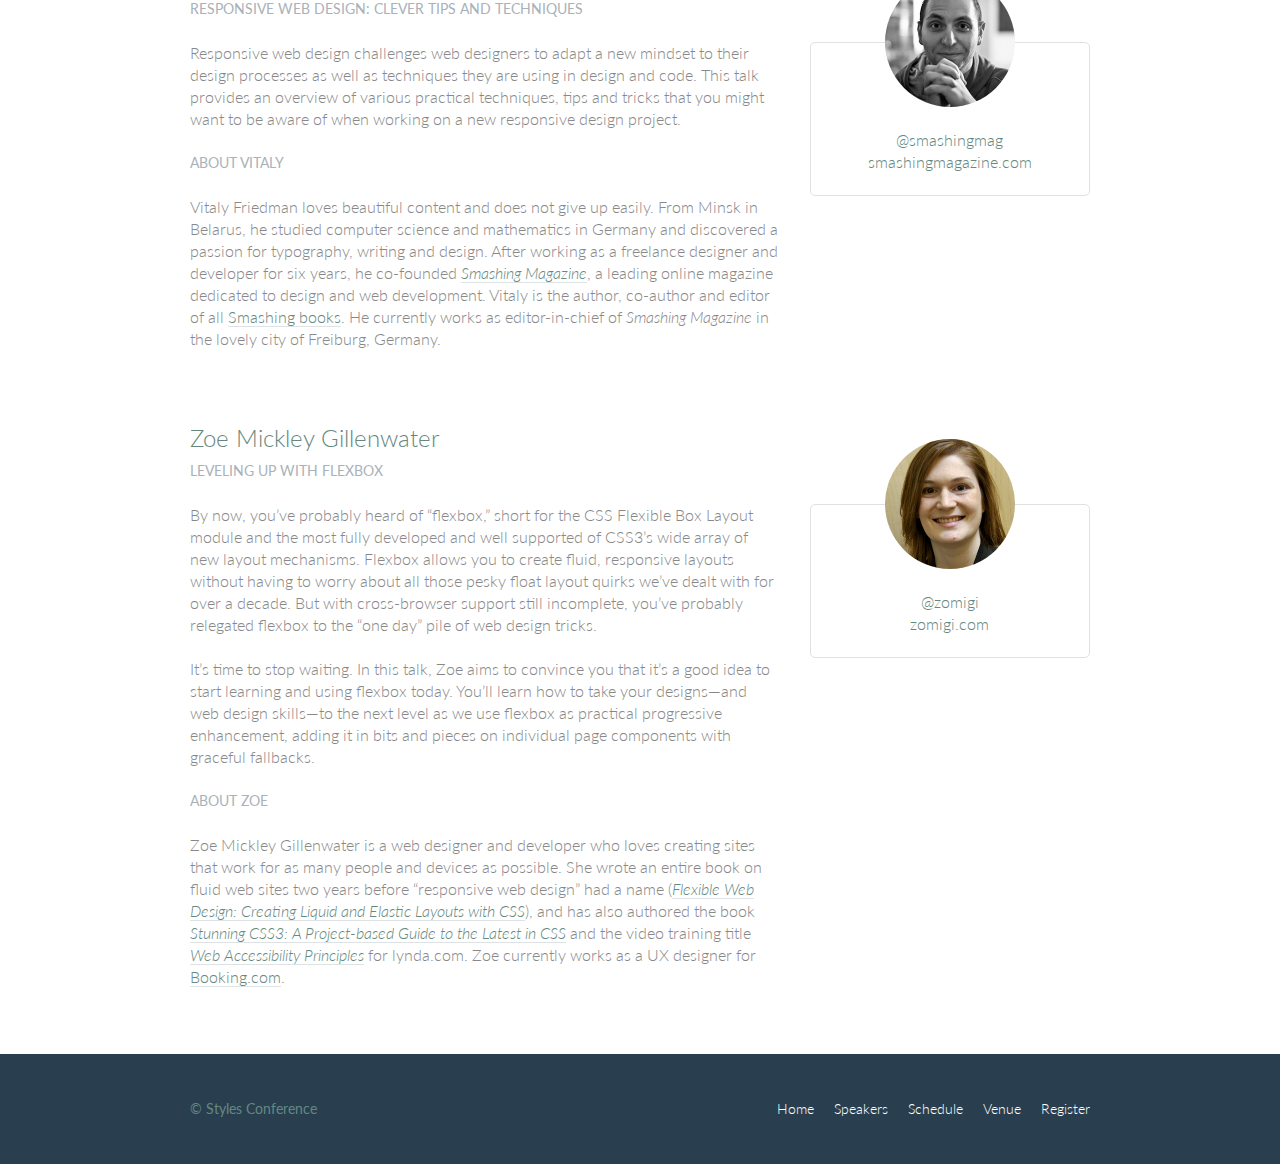
<file: speakers.html>
<!DOCTYPE html>
<html lang="en">
  <head>
    <meta charset="utf-8">
    <title>Styles Conference</title>
    <link rel="stylesheet" href="assets/stylesheets/main.css">
    <link href="https://fonts.googleapis.com/css?family=Lato:100,300,400" rel="stylesheet">
  </head>
  <body>

    <!-- Header -->

    <header class="primary-header container group">

      <h1 class="logo">
        <a href="index.html">Styles <br> Conference</a>
      </h1>

      <h3 class="tagline">August 24&ndash;26th &mdash; Chicago, IL</h3>

      <nav class="nav primary-nav">
        <ul>
          <li><a href="index.html">Home</a></li><!--
          --><li><a href="speakers.html">Speakers</a></li><!--
          --><li><a href="schedule.html">Schedule</a></li><!--
          --><li><a href="venue.html">Venue</a></li><!--
          --><li><a href="register.html">Register</a></li>
        </ul>
      </nav>

    </header>

    <!-- Lead -->

    <section class="row-alt">

      <div class="lead container">

        <h1>Speakers</h1>

        <p>We&#8217;re happy to welcome over twenty speakers to present on the industry&#8217;s latest technologies. Prepare for an inspiration extravaganza.</p>

      </div>

    </section>

    <!-- Main Content -->

    <section class="row">
      <div class="grid">

        <!-- Aaron Irizarry -->

        <section class="speaker" id="aaron-irizarry">

          <div class="col-2-3">
            <h2>Aaron Irizarry</h2>
            <h5>Designing a Culture of Design</h5>

            <p>Workplace culture doesn&#8217;t start with beanbags, foosball tables, or a beer fridge, and it doesn&#8217;t end with neckties, PCs, or big corporations. It&#8217;s the unwritten rules, behavior, beliefs, and the motivations that enable good work to get done, or it&#8217;s what stifles a workforce. For design to be most effective and for designers to feel valued, we need to work in a culture that embraces design and allows it to succeed.</p>

            <p>In Aaron&#8217;s session he will explore how to recognize the traits of organizations that *get* design, both large and small. He will share what those teams, departments, and companies have that others don&#8217;t, and more importantly, how to begin to change your own workplace&#8217;s culture. Once you&#8217;ve worked within a culture of design it&#8217;s almost impossible to imagine yourself anywhere else.</p>

            <h5>About Aaron</h5>

            <p>Aaron Irizarry is a Senior Product Designer for Nasdaq OMX, a lover of heavy metal, a foodie, and a master of BBQ arts. You can find some of his thoughts and presentations on the conversation surrounding design over at <a href="http://www.discussingdesign.com/">discussingdesign.com</a>.</p>

          </div><!--

          --><aside class="col-1-3">
                <div class="speaker-info">

                  <img src="assets/images/speakers/aaron-irizarry.jpg" alt="Aaron Irizarry">

                  <ul>
                    <li><a href="https://twitter.com/aaroni">@aaroni</a></li>
                    <li><a href="http://www.thisisaaronslife.com">thisisaaronslife.com</a></li>
                  </ul>

                </div>
          </aside>

        </section>

        <!-- Adam Connor -->

        <section class="speaker" id="adam-connor">

          <div class="col-2-3">

            <h2>Adam Connor</h2>
            <h5>Lights! Camera! Interaction! Design Inspiration from Filmmakers</h5>

            <p>Films succeed in evoking responses and engaging audiences only with a combination of well-written narrative and effective storytelling technique. It&#8217;s the filmmaker&#8217;s job to put this together. To do so they&#8217;ve developed processes, tools and techniques that allow them to focus attention, emphasize information, foreshadow and produce the many elements that together comprise a well-told story.</p>

            <p>With this workshop, we&#8217;ll revisit the topic of using stories in design and expand on the technical aspects used in film to communicate. We&#8217;ll look at some tools used in film, such as cinematic patterns, beat sheets, and storyboards. We&#8217;ll consider why they&#8217;re used and how we might look to them for inspiration.</p>

            <h5>About Adam</h5>

            <p>Adam Connor is a designer, illustrator and speaker passionate about collaboration, communication, creativity and storytelling. As an Experience Design Director with Mad*Pow, Adam combines 10+ years of experience in interaction and experience design with a background in computer science, film, and animation to create effective and easy-to-use digital products and services. He believes that no matter how utilitarian a tool is, at the core of its creation lies a story; uncovering that story is key to its success. Occasionally, he shares his perspectives on design at <a href="http://adamconnor.com/">adamconnor.com</a> and <a href="http://www.discussingdesign.com/">discussingdesign.com</a>.</p>

          </div><!--

          --><aside class="col-1-3">
            <div class="speaker-info">

              <img src="assets/images/speakers/adam-connor.jpg" alt="adam-connor">

              <ul>
                <li><a href="https://twitter.com/adamconnor">@adamconnor</a></li>
                <li><a href="http://adamconnor.com/">adamconnor.com</a></li>
              </ul>

            </div>
          </aside>

        </section>

        <!-- AJ Self -->

        <section class="speaker" id="aj-self">

          <div class="col-2-3">

            <h2>AJ Self</h2>
            <h5>(You Should Be) Testing Your JavaScript</h5>

            <p>JavaScript applications frequently utilize battle-tested libraries like jQuery, AngularJS, Backbone.js and more, but how can we be sure that our code is ready for production? This talk will share tips on how writing tests can be written easily and quickly and how to remove buggy code through testing.</p>

            <h5>About AJ</h5>

            <p>AJ is a software engineer specializing in JavaScript working at Belly in Chicago. Lately he has been writing applications with AngularJS and loving it. When not coding he is out loving the outdoors with his dog, Sunshine.</p>

          </div><!--

          --><aside class="col-1-3">
            <div class="speaker-info">

              <img src="assets/images/speakers/aj-self.jpg" alt="aj-self">

              <ul>
                <li><a href="https://twitter.com/ajself">@ajself</a></li>
                <li><a href="http://www.ajself.com/">ajself.com</a></li>
              </ul>

            </div>
          </aside>

        </section>

        <!-- Arman Ghosh -->

        <section class="speaker" id="arman-ghosh">

          <div class="col-2-3">

            <h2>Arman Ghosh</h2>
            <h5>Designing Deals: How Good Design Drives Sales</h5>

            <p>Perception influences decisions, especially when it comes to selling products and services. Learn why before you even start sales conversations; good, thoughtful design and presentation will define you and your ability to close deals.</p>

            <h5>About Arman</h5>

            <p>Arman is an entrepreneur who has his roots planted in building aggressive sales and revenue-generating teams. Having built out national sales and operations teams in the B2B and consumer spaces, his focus has been driving aggressive growth for technology-based companies. He has an extensive operating background and has built a career disrupting sales processes and approaches with companies doing the same in their respective technology spaces.</p>

          </div><!--

          --><aside class="col-1-3">
            <div class="speaker-info">

              <img src="assets/images/speakers/arman-ghosh.jpg" alt="arman-ghosh">

              <ul>
                <li><a href="https://twitter.com/armanghosh">@armanghosh</a></li>
              </ul>

            </div>
          </aside>

        </section>

        <!-- Bermon Painter -->

        <section class="speaker" id="bermon-painter">

          <div class="col-2-3">

            <h2>Bermon Painter</h2>
            <h5>Death to Wireframes: Long Live Rapid Prototyping</h5>

            <p>Static wireframes are a drag on the whole design process. Prototyping makes things a little better by allowing you to stitch together static wireframes or mockups while adding basic interactions. Rapid prototyping with HTML, CSS, and JavaScript is even better and faster; it increases collaboration and improves the iteration process. Kill your wireframes. Long live rapid prototyping.</p>

            <h5>About Bermon</h5>

            <p>Bermon is the organizer of various community groups for user experience designers and front-end developers, and the organizer of Blend Conference, a three-day, multi-track event for user experience strategists, designers and developers. He also leads the user experience team for Cardinal Solutions&#8217; Charlotte office, where he consults with large enterprise clients on interesting problems across user experience, design and front-end development.</p>

          </div><!--

          --><aside class="col-1-3">
            <div class="speaker-info">

              <img src="assets/images/speakers/bermon-painter.jpg" alt="bermon-painter">

              <ul>
                <li><a href="https://twitter.com/bermonpainter">@bermonpainter</a></li>
                <li><a href="http://bermonpainter.com/">bermonpainter.com</a></li>
              </ul>

            </div>
          </aside>

        </section>

        <!-- Brad Smith -->

        <section class="speaker" id="brad-smith">

          <div class="col-2-3">

            <h2>Brad Smith</h2>
            <h5>What Designers and Strategists Can Learn from Dick Fosbury</h5>

            <p>Dick Fosbury is an American track and field athlete who challenged the conventional approach to the high jump with an unorthodox &#8220;back first&#8221; technique that became known as the Fosbury Flop. His innovative approach to a sport that seemed to have reached its limits was ridiculed at first, with sportswriters labeling him &#8220;the world&#8217;s laziest high jumper&#8221; &#8212; but today variations of the Fosbury Flop are used by almost every high jumper.</p>

            <p>We need to challenge conventions, too. Many of the design conventions used in web, mobile and device interfaces have evolved from systems and processes that no longer connect with our audiences&#8217; realities: a floppy disk as a metaphor to &#8220;save&#8221; information, push buttons as control devices and typography standards derived from mechanical typesetting.</p>

            <p>As designers and strategists, we need to think like Dick Fosbury, to deconstruct analogues, and to free ourselves from outdated ideas so that we can develop the new interfaces and interactions of the future.</p>

            <h5>About Brad</h5>

            <p>Brad Smith is executive director for WebVisions, a conference that explores the future of the web. Most recently he launched &#8220;The Institute for Social Good,&#8221; an organization that connects non-profits with volunteers willing to spend a day building awesome web and mobile apps to change the world for the better.</p>

          </div><!--

          --><aside class="col-1-3">
            <div class="speaker-info">

              <img src="assets/images/speakers/brad-smith.jpg" alt="brad-smith">

              <ul>
                <li><a href="http://www.webvisionsevent.com/">webvisionsevent.com</a></li>
                <li><a href="http://www.instituteforsocialgood.org/">instituteforsocialgood.org</a></li>
              </ul>

            </div>
          </aside>

        </section>

        <!-- Candi Lemoine -->

        <section class="speaker" id="candi-lemoine">

          <div class="col-2-3">

            <h2>Candi Lemoine</h2>
            <h5>Making Remote Development Work</h5>

            <p>It&#8217;s not uncommon for developers and designers to work from home. There are also a few companies that have multiple offices. Working for a business that spans three different time zones, Candi Lemoine will show how you make cross-office collaboration work. She will suggest various helpful tools because constant communication is key.</p>

            <h5>About Candi</h5>

            <p>Candi Lemoine is a User Interface Developer at Dominion Marine Media as well as a Customer Advocate at A Book Apart. Aside from researching about user experience and design patterns, she also loves mentoring college students about the front-end side of the web. She also enjoys participating in hackathons with other co-workers and students.</p>

          </div><!--

          --><aside class="col-1-3">
            <div class="speaker-info">

              <img src="assets/images/speakers/candi-lemoine.jpg" alt="candi-lemoine">

              <ul>
                <li><a href="https://twitter.com/candicodeit">@candicodeit</a></li>
                <li><a href="http://candicode.it/">candicode.it</a></li>
              </ul>

            </div>
          </aside>

        </section>

        <!-- Carolyn Chandler -->

        <section class="speaker" id="carolyn-chandler">

          <div class="col-2-3">

            <h2>Carolyn Chandler</h2>
            <h5>The Business of Play</h5>

            <p>Play isn&#8217;t just for kids and heavy gamers. Anyone with a Foursquare account knows that &#8211; and the stickiness of a badge and a leaderboard. But a good, playful user experience isn&#8217;t about those surface elements either &#8211; it&#8217;s about creating an environment with well-understood rules, meaningful objectives, and a sense of fun. Whether you&#8217;re trying to encourage people &#8211; or yourself &#8211; to save money or to lose weight, a focus on game mechanics and play could be the trump card you&#8217;re looking for.</p>

            <h5>About Carolyn</h5>

            <p>Carolyn Chandler has been working in the field of User Experience Design for over 14 years. She was an adjunct professor at DePaul University and is the UX Design Instructor at The Starter League, where she first developed her activity-based approach for teaching core design concepts. Carolyn is the co-founder of The School for Digital Craftsmanship and co-author of two books, <cite>A Project Guide to UX Design</cite> and <cite>Adventures in Experience Design</cite>.</p>

          </div><!--

          --><aside class="col-1-3">
            <div class="speaker-info">

              <img src="assets/images/speakers/carolyn-chandler.jpg" alt="carolyn-chandler">

              <ul>
                <li><a href="https://twitter.com/chanan">@chanan</a></li>
                <li><a href="http://www.dhalo.com/">dhalo.com</a></li>
              </ul>

            </div>
          </aside>

        </section>

        <!-- Chris Mills -->

        <section class="speaker" id="chris-mills">

          <div class="col-2-3">

            <h2>Chris Mills</h2>
            <h5>Heavy Metal Coding</h5>

            <p>In this unconventional talk, Chris Mills will encourage you to pick up some drum sticks in addition to your laptop, and beat out a rhythm of learning &#8211; both of code and drum beats! You&#8217;ll learn basic JavaScript and CSS, plus beginner&#8217;s heavy metal drum patterns. The two are a marriage made in heaven, as nothing is a better antidote to code frustration than beating seven shades of **** out of a drum kit.</p>

            <h5>About Chris</h5>

            <p>Chris Mills is a Senior Tech Writer at Mozilla, where he writes docs and demos about open web apps, Firefox OS and related subjects. He loves tinkering around with HTML, CSS, JavaScript and other web technologies, and gives occasional tech talks at conferences and universities.</p>

          </div><!--

          --><aside class="col-1-3">
            <div class="speaker-info">

              <img src="assets/images/speakers/chris-mills.jpg" alt="chris-mills">

              <ul>
                <li><a href="https://twitter.com/chrisdavidmills">@chrisdavidmills</a></li>
                <li><a href="https://developer.mozilla.org/">developer.mozilla.org</a></li>
              </ul>

            </div>
          </aside>

        </section>

        <!-- Dan Denney -->

        <section class="speaker" id="dan-denney">

          <div class="col-2-3">

            <h2>Dan Denney</h2>
            <h5>Creating HTML Emails Can Be Fun</h5>

            <p>In this presentation Dan will share techniques on how to send awesome messages using CSS, media queries and everyone&#8217;s favorite HTML element: tables. The fun part comes in the tools available for automation and testing to make it feel less like 1999.</p>

            <h5>About Dan</h5>

            <p>Dan is a front-end dev at Envy Labs, where he works on client projects and Code School. He has been called a &#8220;seriously good copy and paster&#8221; and he puts those skills to use as he spends his days learning, unlearning and relearning how to build things for the web.</p>

          </div><!--

          --><aside class="col-1-3">
            <div class="speaker-info">

              <img src="assets/images/speakers/dan-denney.jpg" alt="dan-denney">

              <ul>
                <li><a href="https://twitter.com/dandenney">@dandenney</a></li>
                <li><a href="http://dandenney.com/">dandenney.com</a></li>
              </ul>

            </div>
          </aside>

        </section>

        <!-- Darby Frey -->

        <section class="speaker" id="darby-frey">

          <div class="col-2-3">

            <h2>Darby Frey</h2>
            <h5>Building a Mobile Layout</h5>

            <p>Designing for mobile is challenging. With the ever-changing landscape of devices and screen sizes, there is no way to predict every possible canvas we will be designing for. Luckily, there are a few tools at our disposal that allow us to be confident in our designs.</p>

            <p>In this session we will introduce some of these tools and dive into some code to see how they can be used to create designs that look great on any device.</p>

            <h5>About Darby</h5>

            <p>Darby Frey is a software engineer and consultant who has worked on web and mobile applications for many clients including Groupon, Toyota, Paramount Pictures and others. Currently he is working with Belly in Chicago to create the world&#8217;s best customer loyalty platform. He can be found on Twitter at <a href="https://twitter.com/darbyfrey">@darbyfrey</a>.</p>

          </div><!--

          --><aside class="col-1-3">
            <div class="speaker-info">

              <img src="assets/images/speakers/darby-frey.jpg" alt="darby-frey">

              <ul>
                <li><a href="https://twitter.com/darbyfrey">@darbyfrey</a></li>
                <li><a href="http://darbyfrey.com/">darbyfrey.com</a></li>
              </ul>

            </div>
          </aside>

        </section>

        <!-- Erica Decker -->

        <section class="speaker" id="erica-decker">

          <div class="col-2-3">

            <h2>Erica Decker</h2>
            <h5>What Disney Can Teach You about User Experience Design</h5>

            <p>From the creation of the 1937 film <cite>Snow White and the Seven Dwarves</cite>, to newer animated films such as <cite>The Princess and the Frog</cite>, to the branded &#8220;Wonderful World of Disney&#8221; itself, the Disney empire has been built upon a design ecosystem. Each film, theme park, or cruise shares a holistic view of a perfect world across time and cultures. Within each experience, the same beloved character traits are highlighted, similar visual and animation styles are used, and the same story and musical techniques are leveraged to bring the audience to an emotional place. This helps make the user experience familiar and nostalgic, and lightens the audience&#8217;s cognitive load to promote enjoyment. Join Erica as she highlights Disney&#8217;s user experience techniques and outlines how you can use them to design an ecosystem that will leave behind a lasting legacy, even while waiting in an extremely long line.</p>

            <h5>About Erica</h5>

            <p>Erica Decker is a designer, developer, and speaker with a passion for technology, challenges, and all things design. She believes that fast-paced, iterative, holistic design is the best way to drive product innovation, and can support that belief with a lot of evidence. She has designed engaging digital experiences for Fortune 500 companies, non-profits, and upcoming companies alike, and is currently writing this bio while referring to herself in the third person.</p>

          </div><!--

          --><aside class="col-1-3">
            <div class="speaker-info">

              <img src="assets/images/speakers/erica-decker.jpg" alt="erica-decker">

              <ul>
                <li><a href="http://ericadecker.com/">ericadecker.com</a></li>
              </ul>

            </div>
          </aside>

        </section>

        <!-- Estelle Weyl -->

        <section class="speaker" id="estelle-weyl">

          <div class="col-2-3">

            <h2>Estelle Weyl</h2>
            <h5>Select This!</h5>

            <p>Pick an element, any element. Style it. Manipulate it. No IDs. No classes. No jQuery necessary. Learn all the new features of selectors in CSS and JavaScript hat enable you to select this DOM node, that DOM node, and even an imaginary DOM node based on attributes, relation to other elements, location in the DOM, or just an element&#8217;s mere existence.</p>

            <h5>About Estelle</h5>

            <p><a href="https://twitter.com/estellevw">Estelle Weyl</a> is an internationally published author (<cite><a href="http://shop.oreilly.com/product/0636920021711.do">Mobile HTML5</a></cite>, <cite><a href="http://shop.oreilly.com/product/0636920018063.do">HTML5: The Definitive Guide</a></cite> and <cite><a href="http://shop.oreilly.com/product/9780980846904.do">HTML5 and CSS3 for the Real World</a></cite>), speaker, trainer, and consultant. Estelle shares esoteric tidbits learned while programming CSS, JavaScript and HTML, provides tutorials and detailed grids of CSS3 and HTML5 browser support at <a href="http://www.standardista.com/">Standardista</a>. Her tutorials and workshops are available on <a href="http://estelle.github.io/">GitHub</a>.</p>

          </div><!--

          --><aside class="col-1-3">
            <div class="speaker-info">

              <img src="assets/images/speakers/estelle-weyl.jpg" alt="estelle-weyl">

              <ul>
                <li><a href="https://twitter.com/estellevw">@estellevw</a></li>
                <li><a href="http://standardista.com/">standardista.com</a></li>
              </ul>

            </div>
          </aside>

        </section>

        <!-- Jen Myers -->

        <section class="speaker" id="jen-myers">

          <div class="col-2-3">

            <h2>Jen Myers</h2>
            <h5>Teaching Our CSS to Play Nice</h5>

            <p>Talk abstract: As our websites, applications and teams grow larger and more complicated, so does our CSS. Before we know it, we find ourselves no longer with cute little stylesheets, but sprawling, surly teenaged CSS that doesn&#8217;t always play nice with others. We need to learn how to manage and optimize our CSS no matter how large the project or diverse the team. If we start early, we can use best practices and tools to raise full-grown stylesheets any designer or developer would be happy to work with.</p>

            <h5>About Jen</h5>

            <p>Jen Myers is a web designer/developer and part of the instructor team at Dev Bootcamp in Chicago. In 2011, she founded the Columbus, Ohio chapter of Girl Develop It, an organization that provides introductory coding classes aimed at women, and she currently co-leads the Girl Develop It Chicago chapter. She speaks regularly about design, development and diversity, and focuses on finding new ways to make both technology and technology education accessible to everyone.</p>

          </div><!--

          --><aside class="col-1-3">
            <div class="speaker-info">

              <img src="assets/images/speakers/jen-myers.jpg" alt="jen-myers">

              <ul>
                <li><a href="https://twitter.com/antiheroine">@antiheroine</a></li>
                <li><a href="http://jenmyers.net/">jenmyers.net</a></li>
              </ul>

            </div>
          </aside>

        </section>

        <!-- Jenn Downs -->

        <section class="speaker" id="jenn-downs">

          <div class="col-2-3">

            <h2>Jenn Downs</h2>
            <h5>What&#8217;s Stopping You?</h5>

            <p>Creating in the face of negativity, fear, health problems, and your inner critic can at times feel impossible. Let&#8217;s face our fears together, name these problems and break them down, silence our inner critics, and talk about when it&#8217;s time to take a break or let go of a project for good.</p>

            <h5>About Jenn</h5>

            <p>Jenn Downs swung her way through the jungle at MailChimp from support to tech writing to UX Design Research. After six years she&#8217;s been bitten by the entrepreneurship bug and she is now the Business/Tech Manager for Carpenter Koby Downs in Atlanta. Never one to only do one thing at a time, Jenn is also doing freelance email marketing and UX work on the side.</p>

            <p>Outside of loving the web, Jenn is a songwriter and loves Rock and Roll!</p>

          </div><!--

          --><aside class="col-1-3">
            <div class="speaker-info">

              <img src="assets/images/speakers/jenn-downs.jpg" alt="jenn-downs">

              <ul>
                <li><a href="https://twitter.com/beparticular">@beparticular</a></li>
                <li><a href="http://beparticular.com/">beparticular.com</a></li>
              </ul>

            </div>
          </aside>

        </section>

        <!-- Jennifer Jones -->

        <section class="speaker" id="jennifer-jones">

          <div class="col-2-3">

            <h2>Jennifer Jones</h2>
            <h5>What Designers Can Learn from Parenting</h5>

            <p>That first client meeting may not feel as warm and fulfilling as the first time you hold your newborn child, but consider the similarities.</p>

            <p>You know each other but have never met. As the relationship grows you will have to rely on your experiences and education to gently guide them while allowing flexibility for projects to change and evolve. It&#8217;s not your job to control everything, but if you are successful you will create a well-rounded piece that everyone involved can love.</p>

            <h5>About Jennifer</h5>

            <p>Jennifer Jones is an event coordinator for the WebVisions Conference and also co-authors a blog with her teenage daughter. She and her family live in Portland, Oregon where she balances work, parenting and any other life challenge with honesty, humor and liquor.</p>

          </div><!--

          --><aside class="col-1-3">
            <div class="speaker-info">

              <img src="assets/images/speakers/jennifer-jones.jpg" alt="jennifer-jones">

              <ul>
                <li><a href="https://twitter.com/Foerocious">@foerocious</a></li>
                <li><a href="http://crampedconversations.com/">crampedconversations.com</a></li>
              </ul>

            </div>
          </aside>

        </section>

        <!-- Leslie Jensen-Inman -->

        <section class="speaker" id="leslie-jensen-inman">

          <div class="col-2-3">

            <h2>Dr. Leslie Jensen-Inman</h2>
            <h5>Designing to Learn</h5>

            <p>We&#8217;ve reached a point where non-designers understand the value of design. This has led to an increase in demand for design talent. In the past, we would have turned to institutions of higher education to help us find new talent; however, today&#8217;s graduates often finish school without the skills they need to thrive in a professional design setting.</p>

            <p>There is a massive gap between what students learn and what industry needs. This skills gap leaves graduates unable to find jobs and hiring companies unable to find talent. How we approach this challenge will affect the continued relevance and value of design.</p>

            <h5>About Leslie</h5>

            <p><a href="http://www.jenseninman.com">Dr. Leslie Jensen-Inman</a> is a designer, speaker, author, and educator. Leslie is co-founder of the user experience design school <a href="http://www.centercentre.com">Center Centre</a>, where she connects industry, education, and community. Creative Director and co-author of <cite>InterACT with Web Standards: A holistic approach to web design</cite>, Leslie has written articles for publications such as <cite>A List Apart</cite>, <cite>The Pastry Box</cite>, <cite>Ladies in Tech</cite>, and <cite>.net Magazine</cite>.</p>

          </div><!--

          --><aside class="col-1-3">
            <div class="speaker-info">

              <img src="assets/images/speakers/leslie-jensen-inman.jpg" alt="leslie-jensen-inman">

              <ul>
                <li><a href="https://twitter.com/jenseninman">@jenseninman</a></li>
                <li><a href="http://unicorninstitute.com/">unicorninstitute.com</a></li>
              </ul>

            </div>
          </aside>

        </section>

        <!-- Maya Bruck -->

        <section class="speaker" id="maya-bruck">

          <div class="col-2-3">

            <h2>Maya Bruck</h2>
            <h5>So You Want to Be a Unicorn</h5>

            <p>They&#8217;re elusive, those rare beings who do front-end development, visual design, project management, UX, content strategy, and are whizzes at user research. In an industry that&#8217;s constantly changing and evolving, there are both benefits and drawbacks to being a generalist. We&#8217;ll walk through strategies to fill gaps in your skill set while working a full-time job, and collaborative tools and techniques you can use while you quest to learn it all.</p>

            <h5>About Maya</h5>

            <p>Maya Bruck is Creative Director at Pixo, a growing, employee-run digital consulting agency, where she guides clients through identity crisis to a meaningful, impactful web presence. In addition to conducting client therapy, she also designs websites and applications that are both beautiful and organization changing.</p>

            <p>A passion for collaboration and community led her to co-found the Champaign-Urbana Design Organization (CUDO) in 2008, and through CUDO she has cultivated a vibrant design culture in the community. She speaks regularly about design and client management and is overcoming her fear of learning JavaScript.</p>

          </div><!--

          --><aside class="col-1-3">
            <div class="speaker-info">

              <img src="assets/images/speakers/maya-bruck.jpg" alt="maya-bruck">

              <ul>
                <li><a href="https://twitter.com/mayabruck">@mayabruck</a></li>
                <li><a href="http://pixotech.com/">pixotech.com</a></li>
              </ul>

            </div>
          </aside>

        </section>

        <!-- Russ Unger -->

        <section class="speaker" id="russ-unger">

          <div class="col-2-3">

            <h2>Russ Unger</h2>
            <h5>From Muppets to Mastery: Core UX Principles from Mr. Jim Henson</h5>

            <p>Jim Henson started working as a puppeteer in 1954, a fair 40-50 years before many of us even considered User Experience as a career. He did, however, take it upon himself to apply many of the core principles that UX Designers are falling love with today (or are at least using as part of our everyday lives). Hang out for a quick dive into the life of Jim Henson, with a view into his work from the perspective of how it pertains to what it is we&#8217;re doing today, that promises to even leave Waldorf and Statler happy.</p>

            <h5>About Russ</h5>

            <p>Russ Unger is an Experience Design Director for GE Capital, Americas, where he leads teams and projects in design and research. He is co-author of the books <cite><a href="http://projectuxd.com/">A Project Guide to UX Design</a></cite>, <cite><a href="http://www.designingtheconversation.com/">Designing the Conversation</a></cite>, and <cite><a href="http://speakercampbook.com/">Speaker Camp</a></cite> for New Riders (Voices That Matter). Russ is also working on a book on guerrilla design and research methods that is due out, well, sometime.</p>

            <p>Russ is co-founder of ChicagoCamps, which hosts low-cost, high-value technology events in the Chicago area, and he is also on the Advisory Board for the Department of Web Design and Development at Harrington College of Design. Russ has two daughters who both draw better than he does and are currently beginning to surpass his limited abilities in coding.</p>

          </div><!--

          --><aside class="col-1-3">
            <div class="speaker-info">

              <img src="assets/images/speakers/russ-unger.jpg" alt="russ-unger">

              <ul>
                <li><a href="https://twitter.com/russu">@russu</a></li>
                <li><a href="http://www.userglue.com/">userglue.com</a></li>
              </ul>

            </div>
          </aside>

        </section>

        <!-- Shay Howe -->

        <section class="speaker" id="shay-howe">

          <div class="col-2-3">

            <h2>Shay Howe</h2>
            <h5>Less Is More: How Constraints Cultivate Growth</h5>

            <p>By setting constraints, we force ourselves to be more productive. They help us make decisions, creating focus around the problem we are trying to solve. They improve our consistency, which provides a better experience for our users. And they help us grow, a valuable asset in times of innovation.</p>

            <h5>About Shay</h5>

            <p>As a designer and front-end developer, Shay Howe has a passion for solving problems while building creative and intuitive products. Shay specializes in product design and interface development, specialties which he regularly writes and speaks about.</p>

          </div><!--

          --><aside class="col-1-3">
            <div class="speaker-info">

              <img src="assets/images/speakers/shay-howe.jpg" alt="shay-howe">

              <ul>
                <li><a href="https://twitter.com/shayhowe">@shayhowe</a></li>
                <li><a href="http://learn.shayhowe.com/">learn.shayhowe.com</a></li>
              </ul>

            </div>
          </aside>

        </section>

        <!-- Tessa Harmon -->

        <section class="speaker" id="tessa-harmon">

          <div class="col-2-3">

            <h2>Tessa Harmon</h2>
            <h5>Crafty Coding: Generating Knitting Patterns</h5>

            <p>Garment design doesn&#8217;t have to be intimidating. Learn the math behind knitting a sweater and program a fully customizable pattern generator in NodeJS. You will leave with your own unique pattern app to share with the world! Basic programming and knitting skills are recommended for this workshop.</p>

            <h5>About Tessa</h5>

            <p>Tessa Harmon is a full-stack web developer at <a href="http://www.skookum.com/">Skookum Digital Works</a> in Charlotte, North Carolina. JavaScript and Ruby are her favorite languages. She&#8217;s been knitting for nearly as long as she&#8217;s been programming and is surprised it took her <em>this</em> long to consider mixing the two.</p>

          </div><!--

          --><aside class="col-1-3">
            <div class="speaker-info">

              <img src="assets/images/speakers/tessa-harmon.jpg" alt="tessa-harmon">

              <ul>
                <li><a href="https://twitter.com/tessaharmon">@tessaharmon</a></li>
                <li><a href="http://tessaharmon.com/">tessaharmon.com</a></li>
              </ul>

            </div>
          </aside>

        </section>

        <!-- Victoria Pater -->

        <section class="speaker" id="victoria-pater">

          <div class="col-2-3">

            <h2>Victoria Pater</h2>
            <h5>Excellent Tacos Are Not Created in a Vacuum</h5>

            <p>From harmony and form to balance and hierarchy, we&#8217;ll be covering the 7 Principles of Successful Tacos. This traditional Mexican dish paired with margaritas will help get the creative juices flowing! We&#8217;ll combine a variety of shells, fillings, and garnishes while discussing methods for achieving award-winning flavors. You&#8217;ll master the art of shape and proportion while also gaining uncommon knowledge about tacodillas. If tacos are your passion, please come hungry.</p>

            <h5>About Victoria</h5>

            <p>Victoria is a <a href="http://www.modest.com/">Modest</a> UX Designer in Chicago. She focuses on making mobile commerce better for everyone. As a co-founder of <a href="http://quitestrong.com/">Quite Strong</a>, a female collaborative, she is a dedicated advocate for diversity in the design and tech fields. When asked what three things should could not live without she replied, &#8220;tacos, travel, and emojis&#8221; &#8230;obviously.</p>

          </div><!--

          --><aside class="col-1-3">
            <div class="speaker-info">

              <img src="assets/images/speakers/victoria-pater.jpg" alt="victoria-pater">

              <ul>
                <li><a href="https://twitter.com/typeis4lovers">@typeis4lovers</a></li>
                <li><a href="http://victoriapater.com/">victoriapater.com</a></li>
              </ul>

            </div>
          </aside>

        </section>

        <!-- Vitaly Friedman -->

        <section class="speaker" id="vitaly-friedman">

          <div class="col-2-3">

            <h2>Vitaly Friedman</h2>
            <h5>Responsive Web Design: Clever Tips and Techniques</h5>

            <p>Responsive web design challenges web designers to adapt a new mindset to their design processes as well as techniques they are using in design and code. This talk provides an overview of various practical techniques, tips and tricks that you might want to be aware of when working on a new responsive design project.</p>

            <h5>About Vitaly</h5>

            <p>Vitaly Friedman loves beautiful content and does not give up easily. From Minsk in Belarus, he studied computer science and mathematics in Germany and discovered a passion for typography, writing and design. After working as a freelance designer and developer for six years, he co-founded <cite><a href="http://smashingmagazine.com/">Smashing Magazine</a></cite>, a leading online magazine dedicated to design and web development. Vitaly is the author, co-author and editor of all <a href="https://shop.smashingmagazine.com">Smashing books</a>. He currently works as editor-in-chief of <cite>Smashing Magazine</cite> in the lovely city of Freiburg, Germany.</p>

          </div><!--

          --><aside class="col-1-3">
            <div class="speaker-info">

              <img src="assets/images/speakers/vitaly-friedman.jpg" alt="vitaly-friedman">

              <ul>
                <li><a href="https://twitter.com/smashingmag">@smashingmag</a></li>
                <li><a href="http://smashingmagazine.com/">smashingmagazine.com</a></li>
              </ul>

            </div>
          </aside>

        </section>

        <!-- Zoe Mickley Gillenwater -->

        <section id="zoe-mickley-gillenwater">

          <div class="col-2-3">

            <h2>Zoe Mickley Gillenwater</h2>
            <h5>Leveling Up with Flexbox</h5>

            <p>By now, you&#8217;ve probably heard of &#8220;flexbox,&#8221; short for the CSS Flexible Box Layout module and the most fully developed and well supported of CSS3&#8217;s wide array of new layout mechanisms. Flexbox allows you to create fluid, responsive layouts without having to worry about all those pesky float layout quirks we&#8217;ve dealt with for over a decade. But with cross-browser support still incomplete, you&#8217;ve probably relegated flexbox to the &#8220;one day&#8221; pile of web design tricks.</p>

            <p>It&#8217;s time to stop waiting. In this talk, Zoe aims to convince you that it&#8217;s a good idea to start learning and using flexbox today. You&#8217;ll learn how to take your designs—and web design skills—to the next level as we use flexbox as practical progressive enhancement, adding it in bits and pieces on individual page components with graceful fallbacks.</p>

            <h5>About Zoe</h5>

            <p>Zoe Mickley Gillenwater is a web designer and developer who loves creating sites that work for as many people and devices as possible. She wrote an entire book on fluid web sites two years before &#8220;responsive web design&#8221; had a name (<cite><a href="http://www.flexiblewebbook.com/">Flexible Web Design: Creating Liquid and Elastic Layouts with CSS</a></cite>), and has also authored the book <cite><a href="http://www.stunningcss3.com/">Stunning CSS3: A Project-based Guide to the Latest in CSS</a></cite> and the video training title <cite><a href="http://zomigi.com/publications/#pub-accessibility">Web Accessibility Principles</a></cite> for lynda.com. Zoe currently works as a UX designer for <a href="http://www.booking.com/">Booking.com</a>.</p>

          </div><!--

          --><aside class="col-1-3">
            <div class="speaker-info">

              <img src="assets/images/speakers/zoe-mickley-gillenwater.jpg" alt="zoe-mickley-gillenwater">

              <ul>
                <li><a href="https://twitter.com/zomigi">@zomigi</a></li>
                <li><a href="http://zomigi.com/">zomigi.com</a></li>
              </ul>

            </div>
          </aside>

        </section>

      </div>
    </section>

    <!-- Footer -->

    <footer class="primary-footer container group">

      <small>&copy; Styles Conference</small>

      <nav class="nav">
        <ul>
          <li><a href="index.html">Home</a></li><!--
          --><li><a href="speakers.html">Speakers</a></li><!--
          --><li><a href="schedule.html">Schedule</a></li><!--
          --><li><a href="venue.html">Venue</a></li><!--
          --><li><a href="register.html">Register</a></li>
        </ul>
      </nav>

    </footer>

  </body>
</html>
</file>
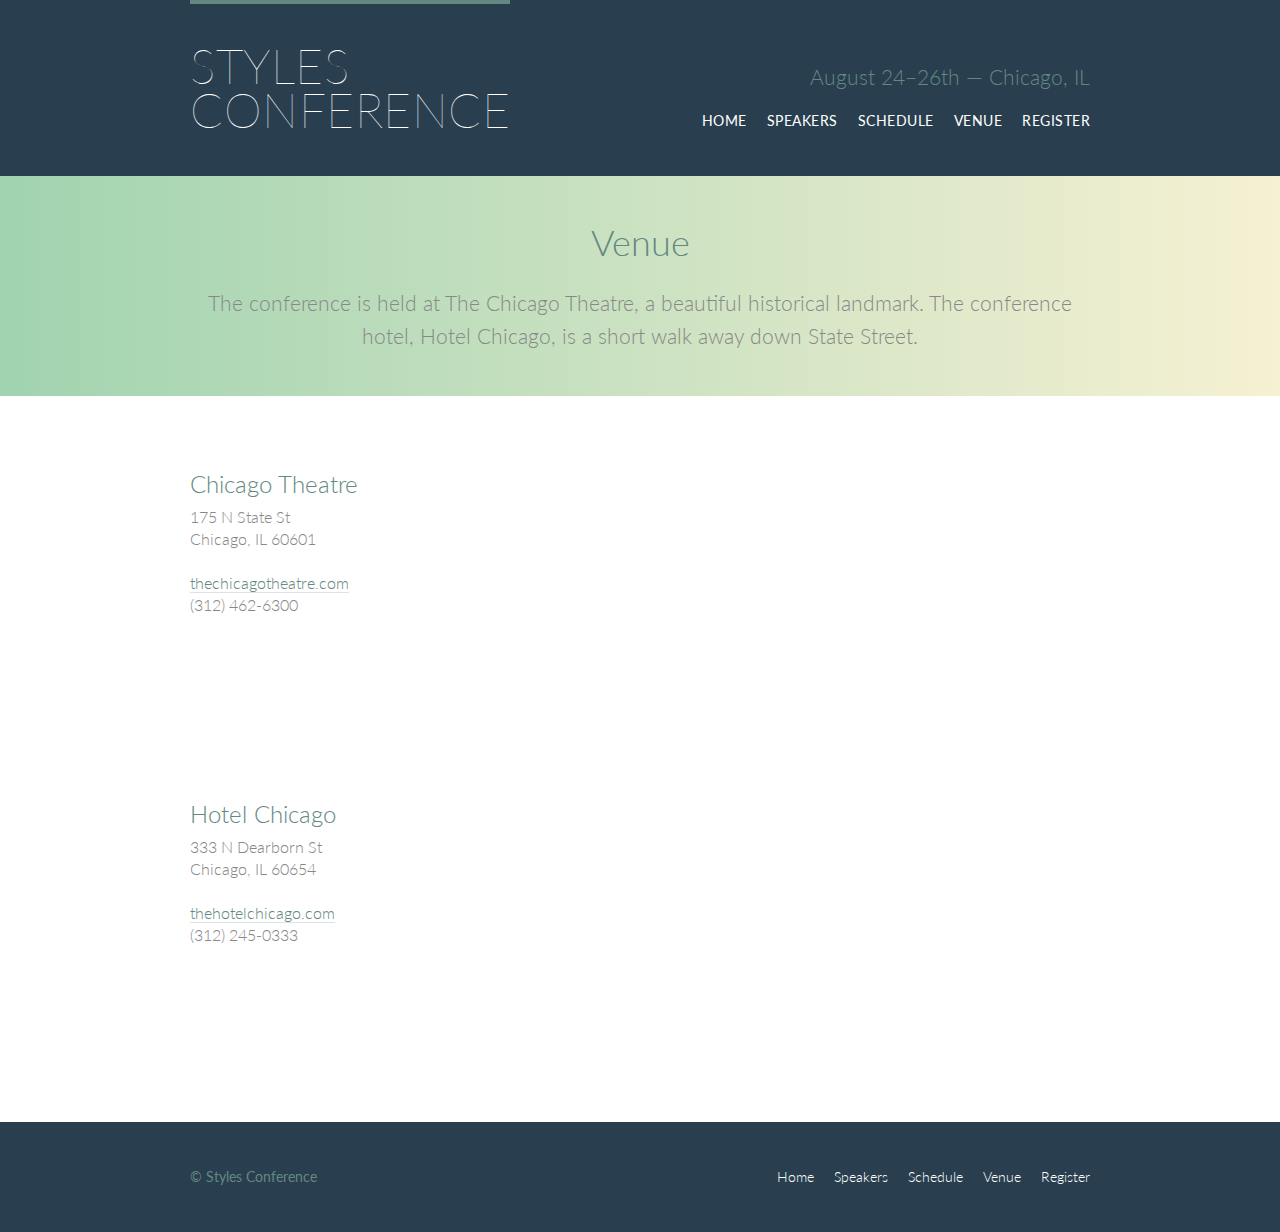
<file: venue.html>
<!DOCTYPE html>
<html lang="en">
  <head>
    <meta charset="utf-8">
    <title>Styles Conference</title>
    <link rel="stylesheet" href="assets/stylesheets/main.css">
    <link href="https://fonts.googleapis.com/css?family=Lato:100,300,400" rel="stylesheet">
  </head>
  <body>

    <!-- Header -->

    <header class="primary-header container group">

      <h1 class="logo">
        <a href="index.html">Styles <br> Conference</a>
      </h1>

      <h3 class="tagline">August 24&ndash;26th &mdash; Chicago, IL</h3>

      <nav class="nav primary-nav">
        <ul>
          <li><a href="index.html">Home</a></li><!--
          --><li><a href="speakers.html">Speakers</a></li><!--
          --><li><a href="schedule.html">Schedule</a></li><!--
          --><li><a href="venue.html">Venue</a></li><!--
          --><li><a href="register.html">Register</a></li>
        </ul>
      </nav>

    </header>

    <!-- Lead -->

    <section class="row-alt">

      <div class="lead container">

        <h1>Venue</h1>

        <p>The conference is held at The Chicago Theatre, a beautiful historical landmark. The conference hotel, Hotel Chicago, is a short walk away down State Street.</p>

      </div>

    </section>

    <!-- Main Content -->

    <section class="row">

      <div class="grid">

        <!-- Chicago Theatre -->

        <section class="venue-theatre">

          <div class="col-1-3">
            <h2>Chicago Theatre</h2>
            <p>175 N State St <br> Chicago, IL 60601</p>
            <p><a href="http://www.thechicagotheatre.com/">thechicagotheatre.com</a> <br> (312) 462-6300</p>

          </div><!--

          --><iframe class="venue-map col-2-3" src="https://www.google.com/maps/embed?pb=!1m18!1m12!1m3!1d2970.3471171410333!2d-87.627505!3d41.8853914!2m3!1f0!2f0!3f0!3m2!1i1024!2i768!4f13.1!3m3!1m2!1s0x880e2caff598f035%3A0xed6d5c288e9b5ad2!2s175+N+State+St%2C+Chicago%2C+IL+60601%2C+USA!5e0!3m2!1sen!2ssg!4v1472785702988"></iframe>

        </section>

        <!-- Hotel Chicago -->

        <section class="venue-hotel">

          <div class="col-1-3">
            <h2>Hotel Chicago</h2>
            <p>333 N Dearborn St <br> Chicago, IL 60654</p>
            <p><a href="http://thehotelchicago.com/">thehotelchicago.com</a> <br> (312) 245-0333</p>
          </div><!--

          --><iframe class="venue-map col-2-3" src="https://www.google.com/maps/embed?pb=!1m18!1m12!1m3!1d2970.1945791954527!2d-87.63101982120992!3d41.888672272835244!2m3!1f0!2f0!3f0!3m2!1i1024!2i768!4f13.1!3m3!1m2!1s0x880e2cb1dbe69421%3A0x54e0e624f39adfbe!2s333+N+Dearborn+St%2C+Chicago%2C+IL+60654%2C+USA!5e0!3m2!1sen!2ssg!4v1472785810291"></iframe>

        </section>
      </div>

    </section>

    <!-- Footer -->

    <footer class="primary-footer container group">

      <small>&copy; Styles Conference</small>

      <nav class="nav">
        <ul>
          <li><a href="index.html">Home</a></li><!--
          --><li><a href="speakers.html">Speakers</a></li><!--
          --><li><a href="schedule.html">Schedule</a></li><!--
          --><li><a href="venue.html">Venue</a></li><!--
          --><li><a href="register.html">Register</a></li>
        </ul>
      </nav>

    </footer>
  </body>
</html>
</file>
<file: assets/stylesheets/main.css>
/* http://meyerweb.com/eric/tools/css/reset/
   v2.0 | 20110126
   License: none (public domain)
*/

html, body, div, span, applet, object, iframe,
h1, h2, h3, h4, h5, h6, p, blockquote, pre,
a, abbr, acronym, address, big, cite, code,
del, dfn, em, img, ins, kbd, q, s, samp,
small, strike, strong, sub, sup, tt, var,
b, u, i, center,
dl, dt, dd, ol, ul, li,
fieldset, form, label, legend,
table, caption, tbody, tfoot, thead, tr, th, td,
article, aside, canvas, details, embed,
figure, figcaption, footer, header, hgroup,
menu, nav, output, ruby, section, summary,
time, mark, audio, video {
  margin: 0;
  padding: 0;
  border: 0;
  font-size: 100%;
  font: inherit;
  vertical-align: baseline;
}
/* HTML5 display-role reset for older browsers */
article, aside, details, figcaption, figure,
footer, header, hgroup, menu, nav, section {
  display: block;
}
body {
  line-height: 1;
}
ol, ul {
  list-style: none;
}
blockquote, q {
  quotes: none;
}
blockquote:before, blockquote:after,
q:before, q:after {
  content: '';
  content: none;
}
table {
  border-collapse: collapse;
  border-spacing: 0;
}

/*
  ========================================
  Custom Styles
  ========================================
*/

body {
  background: #293f50;
  color: #888;
  font: 300 16px/22px "Lato", "Open Sans", "Helvetica Neue", Helvetica, Arial, sans-serif;
}

/*
  ========================================
  Grid
  ========================================
*/

*,
*:before,
*:after {
  -webkit-box-sizing: border-box;
     -moz-box-sizing: border-box;
          box-sizing: border-box;
}

.container,
.grid {
  margin: 0 auto;
  width: 960px;
}

.container {
  padding-left: 30px;
  padding-right: 30px;
}

.grid,
.col-1-3,
.col-2-3 {
  padding-left: 15px;
  padding-right: 15px;
}

.col-1-3,
.col-2-3 {
  display: inline-block;
  vertical-align: top;
}

.col-1-3 {
  width: 33.33%;
}

.col-2-3 {
  width: 66.66%;
}

/*
  ========================================
  Clearfix
  ========================================
*/

.group:before,
.group:after {
  content: "";
  display: table;
}

.group:after {
  clear: both;
}

.group {
  clear: both;
  *zoom: 1;
}

/*
  ========================================
  Rows
  ========================================
*/

.row,
.row-alt {
  min-width: 960px;
}

.row {
  background: #fff;
  padding: 66px 0 44px 0;
}

.row-alt {
  background: #cbe2c1;
  background: -webkit-linear-gradient(to right, #a1d3b0, #f6f1d3);
  background:    -moz-linear-gradient(to right, #a1d3b0, #f6f1d3);
  background:         linear-gradient(to right, #a1d3b0, #f6f1d3);
  padding: 44px 0 22px 0;
}

/*
  ========================================
  Typography
  ========================================
*/

h1, h3, h4, h5, p {
  margin-bottom: 22px;
}

h1, h2, h3, h4 {
  color: #648880;
}

h1 {
  font-size: 36px;
  line-height: 44px;
}

h2 {
  font-size: 24px;
  line-height: 44px;
}

h3 {
  font-size: 21px;
}

h4 {
  font-size: 18px;
}

h5 {
  color: #a9b2b9;
  font-size: 14px;
  font-weight: 400;
  text-transform: uppercase;
}

strong {
  font-weight: 400px;
}

cite, em {
  font-style: italic;
}

/*
  ========================================
  Leads
  ========================================
*/

.lead {
  text-align: center;
}

.lead p {
  font-size: 21px;
  line-height: 33px;
}

/*
  ========================================
  Links
  ========================================
*/

a {
  color: #648880;
  text-decoration: none;
}

a:hover {
  color: #a9b2b9;
}

p a {
  border-bottom: 1px solid #dfe2e5;
}

.primary-header a,
.primary-footer a {
  color: #fff;
}

.primary-header a:hover,
.primary-footer a:hover {
  color: #648880;
}

/*
  ========================================
  Buttons
  ========================================
*/

.btn {
  border-radius: 5px;
  color: #fff;
  cursor: pointer;
  display: inline-block;
  font-weight: 400;
  letter-spacing: .5px;
  margin: 0;
  text-transform: uppercase;
}

.btn-alt {
  border: 1px solid #fff;
  padding: 10px 30px;
}

.btn-alt:hover {
  background: #fff;
  color: #648880;
}

.btn-default {
  border: 0;
  background: #648880;
  padding: 11px 30px;
  font-size: 14px;
}

.btn-default:hover {
  background: #77a198;
}

/*
  ========================================
  Primary header
  ========================================
*/

.logo {
  border-top: 4px solid #648880;
  float: left;
  font-size: 48px;
  font-weight: 100;
  letter-spacing: .5px;
  line-height: 44px;
  padding: 40px 0 22px 0;
  text-transform: uppercase;
}

.tagline {
  margin: 66px 0 22px 0;
  text-align: right;
}

.primary-nav {
  font-size: 14px;
  font-weight: 400;
  letter-spacing: .5px;
  text-transform: uppercase;
}

/*
  ========================================
  Primary footer
  ========================================
*/

.primary-footer {
  color: #648880;
  font-size: 14px;
  padding-bottom: 44px;
  padding-top: 44px;
}

.primary-footer small {
  float: left;
  font-weight: 400;
}

/*
  ========================================
  Navigation
  ========================================
*/

.nav {
  text-align: right;
}

.nav li {
  display: inline-block;
  margin: 0 10px;
  vertical-align: top;
}

.nav li:last-child {
  margin-right: 0;
}

/*
  ========================================
  Home
  ========================================
*/

.hero {
  color: #fff;
  line-height: 44px;
  padding: 22px 80px 66px 80px;
  text-align: center;
}

.hero h2 {
  font-size: 36px;
}

.hero p {
  font-size: 24px;
  font-weight: 100;
}

.teaser a:hover h3 {
  color: #a9b3b9;
}

.teaser img {
  border-radius: 5px;
  display: block;
  margin-bottom: 22px;
  max-width: 100%;
}

/*
  ========================================
  Speakers
  ========================================
*/

.speaker {
  margin-bottom: 44px;
}

.speaker-info {
  border: 1px solid #dfe2e5;
  border-radius: 5px;
  margin-top: 88px;
  padding-bottom: 22px;
  text-align: center;
}

.speaker-info img {
  border-radius: 50%;
  height: 130px;
  margin: -66px 0 22px 0;
  vertical-align: top;
}

/*
  ========================================
  Schedule
  ========================================
*/

table {
  margin-bottom: 44px;
  width: 100%;
}

table:last-child {
  margin-bottom: 0;
}

th,
td {
  padding-bottom: 22px;
  vertical-align: top;
}

th {
  padding-right: 45px;
  text-align: right;
  width: 20%;
}

td {
  width: 40%;
}

thead {
  line-height: 44px;
}

thead th {
  color: #648880;
  font-size: 24px;
}

tbody th {
  color: #a9b2b9;
  font-size: 14px;
  font-weight: 400;
  padding-top: 22px;
  text-transform: uppercase;
}

tbody td {
  border-top: 1px solid #dfe2e5;
  padding-top: 21px;
}

tbody td:first-of-type {
  padding-right: 15px;
}

tbody td:last-of-type {
  padding-left: 15px;
}

tbody td:only-of-type {
  padding-left: 0;
  padding-right: 0;
}

table a {
  color: #888;
}

table h4 {
  margin-bottom: 0;
}

.schedule-offset {
  color: #a9b2b9;
}

/*
  ========================================
  Venue
  ========================================
*/

.venue-theatre {
  margin-bottom: 66px;
}

.venue-hotel {
  margin-bottom: 22px;
}

.venue-map {
  height: 264px;
}

/*
  ========================================
  Register
  ========================================
*/

.why-attend {
  list-style: square;
  margin: 0 0 22px 30px;
}

form {
  margin-bottom: 22px;
}

input,
select,
textarea {
  font: 100 16px/22px "Lato", "Helvetica Neue", Helvetica, Arial, sans-serif;
}

.register-group label {
  color: #648880;
  cursor: pointer;
  font-weight: 400;
}

.register-group input,
.register-group select,
.register-group textarea {
  border: 1px solid #c6c9cc;
  border-radius: 5px;
  color: #888;
  display: block;
  margin: 5px 0 27px 0;
  padding: 5px 8px;
}

.register-group input,
.register-group textarea {
  width: 100%;
}

.register-group select {
  height: 34px;
  width: 60px;
}

.register-group textarea {
  height: 78px;
}
</file>
